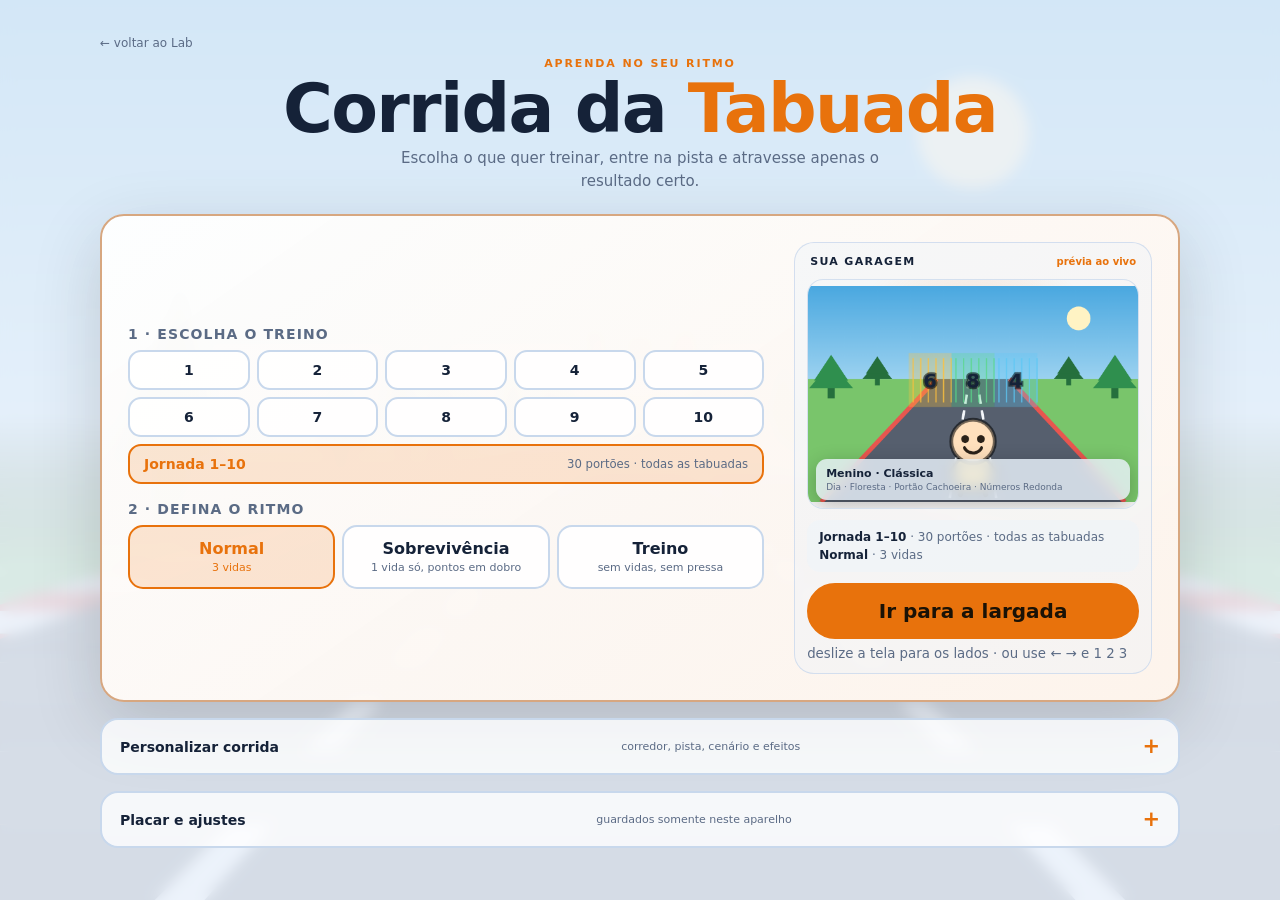
<file: lab/tabuada/index.html>
<!DOCTYPE html>
<html lang="pt-BR">
<head>
<meta charset="utf-8">
<meta name="viewport" content="width=device-width, initial-scale=1, viewport-fit=cover">
<title>Corrida da Tabuada · Apps de Kauê Prata</title>
<meta name="description" content="Jogo de corrida para praticar a tabuada de multiplicação no navegador.">
<meta name="theme-color" content="#0e1726">
<link rel="canonical" href="https://lab.kaueprata.com/tabuada/">
<meta property="og:type" content="website">
<meta property="og:title" content="Corrida da Tabuada · Kauê Prata">
<meta property="og:description" content="Escolha uma tabuada, personalize a corrida e atravesse o portão certo.">
<meta property="og:url" content="https://lab.kaueprata.com/tabuada/">
<meta property="og:image" content="https://lab.kaueprata.com/assets/og-v2.jpg">
<meta name="twitter:card" content="summary_large_image">
<link rel="icon" href="/assets/favicon.svg" type="image/svg+xml">
<style>
  :root {
    --fundo: #0e1726; --painel: #162033; --painel-borda: #27324c;
    --tinta: #f3f6fb; --tinta-fraca: #93a0bb; --marca: #ffc23d;
    --bom: #35c46a; --ruim: #ff5d5d;
    --display: "Segoe UI Rounded", ui-rounded, "SF Pro Rounded", "Nunito", "Trebuchet MS", system-ui, sans-serif;
    --corpo: system-ui, -apple-system, "Segoe UI", sans-serif;
  }

  * { box-sizing: border-box; }
  html, body { height: 100%; margin: 0; }
  body {
    background: var(--fundo); color: var(--tinta); font-family: var(--corpo);
    overflow: hidden; -webkit-tap-highlight-color: transparent;
  }
  #palco { position: relative; width: 100%; height: 100%; touch-action: none; }
  #palco.em-jogo canvas#pista { cursor: grab; }
  #palco.arrastando canvas#pista { cursor: grabbing; }
  canvas#pista { display: block; width: 100%; height: 100%; }
  canvas#mundo3d { position: absolute; z-index: 1; inset: 0; display: block; width: 100%; height: 100%; pointer-events: none; }
  canvas#mundo3d[hidden] { display: none; }
  canvas#corredor3d { position: absolute; z-index: 2; inset: 0; display: block; width: 100%; height: 100%; pointer-events: none; }
  canvas#corredor3d[hidden] { display: none; }

  /* ============================================================ painel == */

  #painel {
    position: absolute; z-index: 4; left: 50%; top: clamp(10px, 2.2vw, 20px);
    transform: translateX(-50%); display: flex; align-items: stretch;
    width: min(calc(100% - 24px), 760px); min-height: 48px; padding: 5px 8px;
    border: 1px solid color-mix(in srgb, var(--painel-borda) 78%, transparent);
    border-radius: 18px; background: color-mix(in srgb, var(--painel) 88%, transparent);
    box-shadow: 0 12px 34px rgba(0,0,0,.26); backdrop-filter: blur(9px);
    pointer-events: none; opacity: 0; transition: opacity .25s;
  }
  #painel.ativo { opacity: 1; }
  #painel[hidden], #cockpit-hud[hidden], #canto[hidden], #pergunta-fixa[hidden] { display: none; }

  .ficha {
    position: relative; display: grid; align-content: center; justify-items: start;
    flex: 1 1 0; min-width: 0; gap: 3px; padding: 5px clamp(9px, 2vw, 17px);
    font-family: var(--display); line-height: 1;
  }
  .ficha + .ficha::before {
    content: ""; position: absolute; left: 0; top: 8px; bottom: 8px; width: 1px;
    background: color-mix(in srgb, var(--painel-borda) 70%, transparent);
  }
  .ficha .rotulo {
    color: var(--tinta-fraca); font-family: var(--corpo);
    font-size: clamp(9px, 1.15vw, 11px); letter-spacing: .1em; text-transform: uppercase;
  }
  .ficha .valor { font-weight: 700; font-variant-numeric: tabular-nums; font-size: clamp(15px, 2vw, 19px); }
  #f-tabuada .valor { color: var(--marca); }
  #f-seq.quente { background: color-mix(in srgb, var(--marca) 10%, transparent); border-radius: 11px; }
  #f-seq.quente .valor { color: var(--marca); }

  #f-boost { color: var(--marca); }
  #f-boost[hidden] { display: none; }

  /* Instrumentos de corrida: velocidade e vidas ficam perto do carro, no
     canto inferior esquerdo, em vez de disputarem atenção com o progresso. */
  #cockpit-hud {
    --vel-giro: -160deg; --vel-cor: var(--marca); position: absolute; z-index: 4;
    left: clamp(10px, 2.4vw, 22px); bottom: max(clamp(10px, 2.4vw, 22px), env(safe-area-inset-bottom));
    display: flex; align-items: flex-end; gap: 10px; opacity: 0; pointer-events: none;
    transition: opacity .25s;
  }
  #cockpit-hud.ativo { opacity: 1; }
  #f-vel {
    position: relative; width: 154px; height: 126px; overflow: hidden;
    border: 1px solid color-mix(in srgb, var(--painel-borda) 82%, white 8%);
    border-radius: 86px 86px 24px 24px;
    background:
      radial-gradient(circle at 50% 53%, color-mix(in srgb, var(--painel) 94%, #000 6%) 0 49%, transparent 50%),
      linear-gradient(145deg, color-mix(in srgb, var(--painel) 96%, white 4%), color-mix(in srgb, var(--painel) 82%, #000 18%));
    box-shadow: 0 14px 38px rgba(0,0,0,.38), inset 0 0 0 5px rgba(0,0,0,.13), inset 0 1px 0 rgba(255,255,255,.08);
    backdrop-filter: blur(10px); transition: border-color .2s, box-shadow .2s;
  }
  #f-vel.acelerando { border-color: color-mix(in srgb, var(--vel-cor) 70%, white 12%); box-shadow: 0 14px 38px rgba(0,0,0,.38), 0 0 24px color-mix(in srgb, var(--vel-cor) 28%, transparent), inset 0 0 0 5px rgba(0,0,0,.13); }
  .vel-arco {
    position: absolute; width: 122px; height: 122px; left: 15px; top: 11px; border-radius: 50%;
    background:
      conic-gradient(from 218deg, var(--vel-cor) 0 7deg, transparent 7deg 20deg, var(--tinta-fraca) 20deg 24deg, transparent 24deg 43deg, var(--tinta-fraca) 43deg 47deg, transparent 47deg 66deg, var(--tinta-fraca) 66deg 70deg, transparent 70deg 89deg, var(--tinta-fraca) 89deg 93deg, transparent 93deg 112deg, var(--tinta-fraca) 112deg 116deg, transparent 116deg 135deg, #ffb52e 135deg 140deg, transparent 140deg 158deg, var(--ruim) 158deg 166deg, transparent 166deg 360deg);
    opacity: .9; filter: drop-shadow(0 0 5px color-mix(in srgb, var(--vel-cor) 25%, transparent));
  }
  .vel-arco::after { content: ""; position: absolute; inset: 9px; border-radius: 50%; background: color-mix(in srgb, var(--painel) 97%, transparent); box-shadow: inset 0 3px 12px rgba(0,0,0,.28); }
  .vel-rotulo { position: absolute; z-index: 3; top: 25px; left: 0; right: 0; text-align: center; color: var(--tinta-fraca); font-size: 7px; font-weight: 800; letter-spacing: .18em; text-transform: uppercase; }
  .vel-num { position: absolute; z-index: 3; color: color-mix(in srgb, var(--tinta-fraca) 90%, transparent); font: 700 8px var(--corpo); font-variant-numeric: tabular-nums; }
  .vel-num.zero { left: 26px; top: 74px; }
  .vel-num.oitenta { left: 70px; top: 37px; }
  .vel-num.cento-sessenta { right: 19px; top: 74px; color: color-mix(in srgb, var(--ruim) 78%, var(--tinta)); }
  #ponteiro-vel {
    position: absolute; z-index: 4; left: 76px; bottom: 34px; width: 48px; height: 3px;
    border-radius: 99px; background: linear-gradient(90deg, var(--vel-cor), #fff4c2); box-shadow: 0 0 10px color-mix(in srgb, var(--vel-cor) 78%, transparent);
    transform-origin: 1px 50%; transform: rotate(var(--vel-giro));
  }
  #ponteiro-vel::after { content: ""; position: absolute; left: -6px; top: -6px; width: 15px; height: 15px; border: 3px solid var(--vel-cor); border-radius: 50%; background: var(--painel); box-shadow: 0 0 0 3px rgba(0,0,0,.2); }
  .vel-leitura { position: absolute; z-index: 5; left: 0; right: 0; bottom: 6px; display: flex; align-items: baseline; justify-content: center; gap: 4px; font-family: var(--display); }
  .vel-leitura .valor { min-width: 34px; text-align: right; font-size: 24px; font-weight: 850; line-height: 1; font-variant-numeric: tabular-nums; text-shadow: 0 2px 8px rgba(0,0,0,.45); }
  .vel-leitura small { color: var(--tinta-fraca); font-size: 7px; letter-spacing: .1em; text-transform: uppercase; }

  #f-vidas {
    display: grid; gap: 6px; min-width: 112px; padding: 10px 13px 11px;
    border: 1px solid color-mix(in srgb, var(--painel-borda) 85%, transparent); border-radius: 17px;
    background: color-mix(in srgb, var(--painel) 91%, transparent); box-shadow: 0 12px 32px rgba(0,0,0,.3); backdrop-filter: blur(8px);
  }
  #f-vidas .rotulo { color: var(--tinta-fraca); font-size: 9px; letter-spacing: .12em; text-transform: uppercase; }
  #vidas { display: flex; gap: 6px; }
  #vidas .cor {
    font-size: clamp(20px, 3vw, 27px); line-height: 1; color: var(--ruim);
    filter: drop-shadow(0 2px 3px rgba(0,0,0,.4));
    transition: transform .18s, opacity .18s, filter .18s;
  }
  #vidas .cor.gasta { opacity: .2; color: var(--tinta-fraca); transform: scale(.72); filter: none; }
  #vidas .cor.quebrando { animation: quebrar .75s ease-out forwards; }
  @keyframes quebrar {
    0%   { transform: scale(1)   rotate(0);     opacity: 1; }
    18%  { transform: scale(1.9) rotate(-12deg); opacity: 1; }
    42%  { transform: scale(1.5) rotate(14deg);  opacity: 1; }
    100% { transform: scale(.72) rotate(0) translateY(9px); opacity: .2; }
  }
  #f-vidas.infinito .rotulo { color: var(--marca); }

  /* Clarão vermelho ao perder vida. */
  #dano {
    position: absolute; inset: 0; pointer-events: none; opacity: 0;
    background: radial-gradient(ellipse at center, transparent 34%, color-mix(in srgb, var(--ruim) 82%, transparent) 100%);
  }
  #dano.bate { animation: bater .62s ease-out; }
  @keyframes bater { 0% { opacity: 0; } 12% { opacity: 1; } 100% { opacity: 0; } }

  /* ============================================================ botões == */

  button {
    pointer-events: auto; font-family: var(--display); font-weight: 600; color: var(--tinta);
    background: color-mix(in srgb, var(--painel) 92%, transparent);
    border: 2px solid var(--painel-borda); border-radius: 999px;
    padding: 8px 16px; font-size: clamp(12px, 1.6vw, 14px); cursor: pointer;
    transition: border-color .15s, color .15s, background .15s, transform .1s;
  }
  button:hover { border-color: var(--marca); color: var(--marca); }
  button:active { transform: translateY(1px); }
  button:focus-visible { outline: 3px solid var(--marca); outline-offset: 3px; }
  button[aria-pressed="true"] {
    border-color: var(--marca); color: var(--marca);
    background: color-mix(in srgb, var(--marca) 16%, transparent);
  }
  .principal {
    background: var(--marca); border-color: var(--marca); color: #1a1206;
    font-size: clamp(16px, 2.5vw, 20px); font-weight: 700; padding: 14px 36px;
  }
  .principal:hover { background: var(--tinta); border-color: var(--tinta); color: var(--fundo); }
  .principal[aria-pressed="true"] { background: var(--marca); color: #1a1206; }
  .fantasma { background: transparent; }

  /* =========================================================== telas ==== */

  .tela {
    position: absolute; inset: 0; display: grid; align-content: start; justify-items: center;
    gap: clamp(12px, 2vh, 20px); padding: clamp(16px, 3.5vw, 34px) clamp(14px, 4vw, 34px) 60px;
    text-align: center; overflow-y: auto; overflow-x: hidden;
    background: color-mix(in srgb, var(--fundo) 86%, transparent); backdrop-filter: blur(7px);
  }
  .tela[hidden] { display: none; }

  .menu-shell { display: grid; gap: 16px; width: min(100%, 1080px); margin-inline: auto; }
  .menu-top { display: grid; justify-items: center; gap: 7px; padding: 2px 0 6px; }
  .menu-topline { display: flex; align-items: center; justify-content: space-between; width: 100%; gap: 12px; }
  .voltar-lab { color: var(--tinta-fraca); font-size: 12px; text-decoration: none; }
  .voltar-lab:hover { color: var(--marca); }
  .eyebrow { margin: 0; color: var(--marca); font: 700 11px var(--display); letter-spacing: .17em; text-transform: uppercase; }
  .menu-intro { margin: 0; max-width: 52ch; color: var(--tinta-fraca); line-height: 1.5; font-size: clamp(13px, 1.7vw, 15px); }

  h1 {
    margin: 0; font-family: var(--display); font-weight: 700;
    font-size: clamp(32px, 7.5vw, 68px); line-height: .93; letter-spacing: -.025em; text-wrap: balance;
  }
  h1 em { font-style: normal; color: var(--marca); }
  h2 { margin: 0; font-family: var(--display); font-weight: 700; font-size: clamp(24px, 5vw, 40px); line-height: 1; }

  .legenda { margin: 0; max-width: 46ch; font-size: clamp(13px, 1.9vw, 16px); line-height: 1.5; color: var(--tinta-fraca); text-wrap: pretty; }

  kbd {
    display: inline-block; min-width: 1.8em; padding: 2px 7px;
    border: 2px solid var(--painel-borda); border-bottom-width: 4px; border-radius: 7px;
    font-family: var(--display); font-weight: 700; color: var(--tinta);
  }

  .cartao {
    width: min(100%, 1080px); padding: clamp(14px, 2.6vw, 20px);
    border: 2px solid var(--painel-borda); border-radius: 18px;
    background: color-mix(in srgb, var(--painel) 80%, transparent); text-align: left;
  }
  .cartao h3 {
    margin: 0 0 9px; font-family: var(--display); font-size: clamp(12px, 1.7vw, 14px);
    letter-spacing: .07em; text-transform: uppercase; color: var(--tinta-fraca);
  }
  .cartao .aviso { margin: -5px 0 10px; font-size: clamp(10.5px, 1.4vw, 12px); color: var(--tinta-fraca); line-height: 1.45; }

  .linha { display: flex; flex-wrap: wrap; gap: 6px; align-items: center; }
  .linha + .rot { margin-top: 12px; }
  .rot {
    width: 100%; font-family: var(--corpo); font-size: 10.5px; letter-spacing: .12em;
    text-transform: uppercase; color: var(--tinta-fraca); margin-bottom: 5px;
  }

  .setup-card {
    display: grid; gap: 18px; width: 100%; padding: clamp(16px, 3vw, 26px);
    border: 2px solid color-mix(in srgb, var(--marca) 48%, var(--painel-borda)); border-radius: 24px;
    background: linear-gradient(145deg, color-mix(in srgb, var(--painel) 92%, transparent), color-mix(in srgb, var(--marca) 8%, var(--painel)));
    box-shadow: 0 22px 70px rgba(0,0,0,.16); text-align: left;
  }
  .setup-layout { display: grid; grid-template-columns: minmax(0, 1.28fr) minmax(310px, .72fr); gap: clamp(18px, 3vw, 30px); align-items: stretch; }
  .setup-config { display: grid; align-content: center; gap: 18px; min-width: 0; }
  .setup-grid { display: grid; grid-template-columns: 1fr; gap: 18px; }
  .setup-bloco { min-width: 0; }
  .setup-bloco h2 { margin-bottom: 9px; font-size: 14px; letter-spacing: .08em; text-transform: uppercase; color: var(--tinta-fraca); }
  .niveis { display: grid; grid-template-columns: repeat(5, minmax(0, 1fr)); gap: 7px; }
  .niveis button { padding: 10px 7px; border-radius: 13px; }
  .niveis .jornada { grid-column: 1 / -1; display: flex; justify-content: space-between; align-items: center; text-align: left; padding-inline: 14px; }
  .niveis .jornada small { color: var(--tinta-fraca); font-weight: 500; }

  /* Modos: escolhas curtas, sem transformar a abertura num painel de controle. */
  #modos { display: grid; grid-template-columns: repeat(3,minmax(0,1fr)); gap: 7px; width: 100%; }
  #modos button { display: grid; gap: 3px; padding: 12px 10px; border-radius: 15px; text-align: center; }
  #modos .mt { font-size: clamp(14px, 2vw, 16px); font-weight: 700; }
  #modos .md { font-size: 11px; font-weight: 500; color: var(--tinta-fraca); line-height: 1.3; }
  #modos button[aria-pressed="true"] .md { color: inherit; }

  .resumo-partida {
    display: grid; gap: 4px; padding: 10px 12px; border-radius: 13px;
    background: color-mix(in srgb, var(--fundo) 42%, transparent); color: var(--tinta-fraca); font-size: 12px;
  }
  .resumo-partida strong { color: var(--tinta); }
  .menu-actions { display: grid; justify-items: stretch; gap: 7px; }
  .menu-actions .principal { width: 100%; }
  .menu-actions small { color: var(--tinta-fraca); }

  .largada-card { display: grid; align-content: start; gap: 11px; min-width: 0; padding: 12px; border: 1px solid color-mix(in srgb, var(--painel-borda) 78%, transparent); border-radius: 20px; background: color-mix(in srgb, var(--fundo) 40%, transparent); }
  .largada-topo { display: flex; justify-content: space-between; align-items: center; gap: 8px; padding: 0 3px; }
  .largada-topo strong { font: 800 11px var(--display); letter-spacing: .12em; text-transform: uppercase; }
  .largada-topo span { color: var(--marca); font: 700 10px var(--display); }

  details.cartao { padding: 0; }
  details.cartao > summary {
    display: flex; justify-content: space-between; align-items: center; gap: 16px; padding: 16px 18px;
    cursor: pointer; list-style: none; font: 700 14px var(--display);
  }
  details.cartao > summary::-webkit-details-marker { display: none; }
  details.cartao > summary::after { content: "+"; color: var(--marca); font-size: 21px; line-height: 1; }
  details.cartao[open] > summary::after { content: "−"; }
  details.cartao > summary span { color: var(--tinta-fraca); font: 500 11px var(--corpo); }
  .detalhe-corpo { padding: 0 18px 18px; border-top: 1px solid var(--painel-borda); }
  .custom-grid { display: grid; grid-template-columns: minmax(270px,.78fr) minmax(0,1.22fr); gap: 20px; padding-top: 16px; }
  #previa {
    position: relative; display: grid; place-items: center; min-height: 230px; overflow: hidden; border: 1px solid color-mix(in srgb, var(--painel-borda) 75%, transparent); border-radius: 16px;
    background: radial-gradient(circle at 50% 40%, color-mix(in srgb, var(--marca) 20%, transparent), transparent 62%);
  }
  canvas#preview { display: block; width: 100%; height: auto; aspect-ratio: 1.53; }
  .preview-legenda { position: absolute; inset: auto 8px 8px; display: grid; gap: 2px; padding: 8px 10px; border-radius: 11px; background: color-mix(in srgb, var(--fundo) 82%, transparent); box-shadow: 0 5px 20px rgba(0,0,0,.24); backdrop-filter: blur(7px); pointer-events: none; }
  .preview-legenda strong { font: 800 11px var(--display); color: var(--tinta); }
  .preview-legenda span { overflow: hidden; color: var(--tinta-fraca); font-size: 9px; text-overflow: ellipsis; white-space: nowrap; }
  .previa-custom { position: sticky; top: 12px; align-self: start; overflow: hidden; border: 1px solid color-mix(in srgb, var(--painel-borda) 75%, transparent); border-radius: 16px; background: color-mix(in srgb, var(--fundo) 46%, transparent); }
  .previa-custom header { display: flex; justify-content: space-between; gap: 8px; padding: 10px 12px; border-bottom: 1px solid var(--painel-borda); }
  .previa-custom strong { font: 800 11px var(--display); text-transform: uppercase; letter-spacing: .08em; }
  .previa-custom span { color: var(--tinta-fraca); font-size: 9px; }
  canvas#preview-custom { display: block; width: 100%; height: auto; }
  .opcoes-visuais { min-width: 0; }
  .opcoes-visuais .linha { display: grid; grid-template-columns: repeat(auto-fill,minmax(132px,1fr)); gap: 7px; }
  .opcoes-visuais .linha button { position: relative; display: grid; grid-template-columns: 42px minmax(0,1fr); align-items: center; gap: 9px; min-height: 52px; padding: 5px 10px 5px 6px; border-radius: 14px; text-align: left; }
  .skin-mini { position: relative; display: grid; place-items: center; width: 40px; height: 38px; overflow: hidden; border: 1px solid color-mix(in srgb, var(--painel-borda) 80%, transparent); border-radius: 10px; background: color-mix(in srgb, var(--fundo) 46%, transparent); color: var(--mini-cor,var(--marca)); font-size: 18px; }
  .skin-nome { min-width: 0; overflow: hidden; text-overflow: ellipsis; white-space: nowrap; }
  [data-grupo="skins-pista"] .skin-mini::before { content:""; position:absolute; inset: 7px 9px -7px; clip-path: polygon(37% 0,63% 0,100% 100%,0 100%); background: var(--mini-a,#454d60); border-inline: 2px solid var(--mini-b,#fff); }
  [data-grupo="skins-portal"] .skin-mini::before { content:""; position:absolute; inset: 7px 8px 5px; border: 3px solid currentColor; border-bottom-width: 1px; border-radius: 6px 6px 2px 2px; box-shadow: inset 0 0 9px currentColor; }
  [data-grupo="skins-tema"] .skin-mini { background: linear-gradient(145deg,var(--mini-a),var(--mini-b)); }
  [data-grupo="skins-cenario"] .skin-mini { font-size: 21px; }
  [data-grupo="skins-corredor"] .skin-mini { font: 900 14px var(--display); }
  .config-grid { display: grid; grid-template-columns: minmax(0, 1fr) minmax(220px, .7fr); gap: 20px; padding-top: 16px; }
  .ajustes { align-content: start; }

  ol.placar { margin: 0; padding: 0; list-style: none; display: grid; gap: 5px; }
  ol.placar li {
    display: grid; grid-template-columns: 1.9em 1fr auto auto; align-items: baseline; gap: 9px;
    padding: 7px 10px; border-radius: 11px;
    background: color-mix(in srgb, var(--fundo) 45%, transparent);
    font-family: var(--display); font-size: clamp(13px, 1.8vw, 15px);
  }
  ol.placar li.destaque { background: color-mix(in srgb, var(--marca) 22%, transparent); border: 2px solid var(--marca); padding: 5px 8px; }
  ol.placar .pos { color: var(--tinta-fraca); font-variant-numeric: tabular-nums; }
  ol.placar .nome { overflow: hidden; text-overflow: ellipsis; white-space: nowrap; }
  ol.placar .modo { font-size: .78em; color: var(--tinta-fraca); }
  ol.placar .pts { font-weight: 700; font-variant-numeric: tabular-nums; color: var(--marca); }
  ol.placar .vazio { grid-column: 1 / -1; color: var(--tinta-fraca); font-family: var(--corpo); font-size: 13px; }

  .numeros { display: grid; grid-template-columns: repeat(3, minmax(0, 1fr)); gap: 9px; width: 100%; }
  .numeros div { padding: 11px 8px; border: 2px solid var(--painel-borda); border-radius: 14px; background: color-mix(in srgb, var(--painel) 70%, transparent); }
  .numeros .n { display: block; font-family: var(--display); font-weight: 700; font-size: clamp(21px, 4.4vw, 31px); line-height: 1.05; font-variant-numeric: tabular-nums; }
  .numeros .r { display: block; margin-top: 3px; font-size: clamp(9.5px, 1.35vw, 11px); letter-spacing: .08em; text-transform: uppercase; color: var(--tinta-fraca); }

  #recorde { display: grid; gap: 9px; align-content: center; justify-items: start; min-height: 100%; padding: 18px; border: 1px solid color-mix(in srgb, var(--marca) 65%, var(--painel-borda)); border-radius: 18px; background: color-mix(in srgb, var(--marca) 11%, var(--painel)); }
  #recorde[hidden] { display: none; }
  #recorde p { margin: 0; font-family: var(--display); font-weight: 800; font-size: clamp(14px, 2.2vw, 17px); }
  #recorde input { width: 100%; }

  input[type="text"] {
    width: min(72vw, 240px); padding: 10px 15px; border: 2px solid var(--painel-borda);
    border-radius: 999px; background: var(--fundo); color: var(--tinta);
    font-family: var(--display); font-size: clamp(14px, 2vw, 16px); font-weight: 600; text-align: center;
  }
  input[type="text"]:focus-visible { outline: 3px solid var(--marca); outline-offset: 2px; border-color: var(--marca); }

  #frase { margin: 0; font-family: var(--display); font-size: clamp(13px, 1.9vw, 16px); color: var(--marca); font-style: italic; }
  #resumo-erros { min-height: 100%; padding: 18px; border: 1px solid var(--painel-borda); border-radius: 18px; background: color-mix(in srgb, var(--fundo) 42%, transparent); text-align: left; }
  #resumo-erros h3 { margin: 0 0 8px; font: 700 13px var(--display); color: var(--tinta-fraca); text-transform: uppercase; letter-spacing: .08em; }
  #lista-erros { display: flex; flex-wrap: wrap; gap: 6px; margin: 0; padding: 0; list-style: none; }
  #lista-erros li { padding: 7px 10px; border: 1px solid var(--painel-borda); border-radius: 999px; font: 700 13px var(--display); }
  #recompensa { margin: 0; color: var(--marca); font: 700 14px var(--display); }

  /* ===================================================== chegada final == */
  #fim { z-index: 8; align-content: center; background: radial-gradient(circle at 50% 12%, color-mix(in srgb, var(--marca) 12%, transparent), transparent 42%), color-mix(in srgb, var(--fundo) 88%, transparent); }
  .resultado-shell {
    position: relative; display: grid; gap: clamp(14px, 2.2vw, 20px); width: min(100%, 900px);
    padding: clamp(22px, 4vw, 38px); overflow: hidden; border: 1px solid color-mix(in srgb, var(--painel-borda) 80%, transparent);
    border-radius: 30px; background: linear-gradient(145deg, color-mix(in srgb, var(--painel) 96%, transparent), color-mix(in srgb, var(--fundo) 94%, transparent));
    box-shadow: 0 30px 90px rgba(0,0,0,.46), inset 0 1px rgba(255,255,255,.04); text-align: left;
  }
  .faixa-xadrez { position: absolute; inset: 0 0 auto; height: 9px; background: conic-gradient(from 90deg, var(--marca) 0 25%, transparent 0 50%, var(--marca) 0 75%, transparent 0) 0 0/18px 18px; }
  .resultado-cabecalho { display: grid; grid-template-columns: auto 1fr; align-items: center; gap: 16px; padding-top: 4px; }
  .resultado-selo { display: grid; place-items: center; width: clamp(58px, 8vw, 78px); aspect-ratio: 1; border: 2px solid var(--marca); border-radius: 22px 8px 22px 8px; background: color-mix(in srgb, var(--marca) 13%, var(--fundo)); color: var(--marca); font: 900 clamp(24px, 4vw, 38px)/1 var(--display); transform: rotate(-3deg); }
  .resultado-cabecalho h2 { font-size: clamp(27px, 5vw, 48px); }
  .resultado-cabecalho #frase { margin-top: 6px; }
  .resultado-painel { display: grid; grid-template-columns: minmax(210px,.72fr) minmax(0,1.28fr); gap: 14px; }
  .volta-final { display: grid; align-content: center; min-height: 178px; padding: 20px; border-radius: 22px; color: #171006; background: linear-gradient(145deg, var(--marca), color-mix(in srgb, var(--marca) 74%, #ff7a00)); box-shadow: inset 0 1px rgba(255,255,255,.35); }
  .volta-final .r { font: 800 10px var(--display); letter-spacing: .16em; text-transform: uppercase; opacity: .68; }
  .volta-final .n { font: 900 clamp(48px, 9vw, 82px)/.92 var(--display); letter-spacing: -.05em; font-variant-numeric: tabular-nums; }
  .volta-final #recompensa { margin-top: 10px; color: inherit; font-size: 12px; opacity: .76; }
  .telemetria-final { display: grid; align-content: space-between; gap: 12px; padding: 16px; border: 1px solid var(--painel-borda); border-radius: 22px; background: color-mix(in srgb, var(--fundo) 42%, transparent); }
  .telemetria-final .numeros div { padding: 14px 9px; }
  .telemetria-final #fim-detalhe { margin: 0; max-width: none; }
  .resultado-secundario { display: grid; grid-template-columns: repeat(2,minmax(0,1fr)); gap: 14px; }
  .resultado-secundario:has(#resumo-erros[hidden]):has(#recorde[hidden]) { display: none; }
  .resultado-acoes { display: flex; justify-content: flex-end; gap: 8px; flex-wrap: wrap; padding-top: 2px; }
  .resultado-acoes .principal { display: inline-flex; align-items: center; gap: 9px; }
  .resultado-acoes .principal::before { content: ""; width: 18px; height: 18px; background: conic-gradient(from 90deg,#171006 0 25%,transparent 0 50%,#171006 0 75%,transparent 0) 0 0/9px 9px; }

  /* ---------------------------------------------------------- flash ---- */

  #flash {
    --flash-cor: var(--marca); position: absolute; z-index: 5; left: 50%; top: clamp(82px, 13vh, 126px);
    transform: translate(-50%, -14px) scale(.88) rotate(-1deg);
    display: grid; grid-template-columns: auto 1fr; align-items: center; gap: clamp(12px, 2vw, 20px);
    width: min(88vw, 540px); padding: 13px clamp(22px, 4vw, 38px) 14px clamp(15px, 3vw, 24px);
    border: 2px solid var(--flash-cor); color: var(--flash-cor);
    background: linear-gradient(112deg, color-mix(in srgb, var(--flash-cor) 20%, var(--painel)) 0 19%, color-mix(in srgb, var(--painel) 96%, transparent) 19% 100%);
    box-shadow: 9px 9px 0 color-mix(in srgb, var(--flash-cor) 32%, transparent), 0 20px 54px rgba(0,0,0,.5);
    clip-path: polygon(3% 0, 100% 0, 97% 100%, 0 100%); pointer-events: none; opacity: 0;
    transition: opacity .18s ease-out, transform .18s cubic-bezier(.2,.8,.2,1); text-align: left;
  }
  #flash[data-tipo="acerto"] { --flash-cor: var(--bom); }
  #flash[data-tipo="erro"] { --flash-cor: var(--ruim); }
  #flash[data-tipo="escudo"] { --flash-cor: var(--marca); }
  #flash.visivel { opacity: 1; transform: translate(-50%, 0) scale(1) rotate(0); }
  #flash[data-tipo="erro"].visivel { animation: flash-erro .32s ease-out; }
  @keyframes flash-erro { 25% { transform: translate(calc(-50% - 8px), 0); } 55% { transform: translate(calc(-50% + 6px), 0); } }
  .flash-sinal {
    display: grid; place-items: center; width: clamp(54px, 9vw, 74px); aspect-ratio: 1;
    border: 3px solid currentColor; border-radius: 16px 7px 16px 7px;
    background: color-mix(in srgb, var(--flash-cor) 14%, var(--fundo));
    font: 900 clamp(28px, 5vw, 44px)/1 var(--display); transform: rotate(-4deg);
  }
  .flash-copy { min-width: 0; }
  .flash-titulo { display: block; margin-bottom: 3px; color: var(--flash-cor); font: 900 10px/1 var(--display); letter-spacing: .2em; text-transform: uppercase; }
  #flash .conta { color: var(--tinta); font-family: var(--display); font-weight: 800; font-size: clamp(25px, 5.5vw, 50px); line-height: 1; }
  #flash .nota { margin-top: 4px; font-family: var(--display); font-weight: 600; font-size: clamp(12px, 1.8vw, 16px); color: var(--tinta-fraca); }

  /* A roleta tem seu próprio aviso compacto. Ela não disputa espaço com o
     feedback pedagógico nem esconde a conta que continua em andamento. */
  #power-toast {
    --power-cor: #58e6ff; position: absolute; z-index: 5; left: 50%; top: clamp(210px, 30vh, 236px);
    transform: translate(-50%, -8px) scale(.94); display: grid; grid-template-columns: 40px 1fr;
    align-items: center; gap: 9px; width: min(310px, calc(100% - 28px)); padding: 7px 12px 7px 8px;
    border: 1px solid color-mix(in srgb, var(--power-cor) 72%, transparent); border-radius: 15px;
    background: color-mix(in srgb, var(--painel) 92%, transparent); color: var(--power-cor);
    box-shadow: 0 10px 30px rgba(0,0,0,.3), inset 0 0 20px color-mix(in srgb, var(--power-cor) 8%, transparent);
    backdrop-filter: blur(8px); pointer-events: none; opacity: 0;
    transition: opacity .14s ease, transform .2s cubic-bezier(.2,.8,.2,1);
  }
  #power-toast.visivel { opacity: 1; transform: translate(-50%, 0) scale(1); }
  #power-toast.resolvido { animation: power-resolvido .42s ease-out; }
  @keyframes power-resolvido { 35% { transform: translate(-50%, 0) scale(1.06); } }
  .power-icone {
    display: grid; place-items: center; width: 40px; aspect-ratio: 1; border-radius: 12px;
    border: 1px solid currentColor; background: color-mix(in srgb, var(--power-cor) 14%, var(--fundo));
    font: 900 22px/1 var(--display);
  }
  .power-copy { min-width: 0; display: grid; gap: 1px; }
  .power-copy small { color: var(--tinta-fraca); font: 700 8px/1 var(--display); letter-spacing: .14em; text-transform: uppercase; }
  .power-copy strong { overflow: hidden; color: var(--tinta); font: 800 16px/1.1 var(--display); text-overflow: ellipsis; white-space: nowrap; }
  .power-copy span { overflow: hidden; color: var(--tinta-fraca); font: 600 10px/1.2 var(--display); text-overflow: ellipsis; white-space: nowrap; }

  #pickup-fx { position: absolute; z-index: 4; left: 50%; top: 68%; width: 1px; height: 1px; pointer-events: none; }
  #pickup-fx::before {
    content: ""; position: absolute; inset: -16px; border: 3px solid #58e6ff; border-radius: 50%;
    opacity: 0; box-shadow: 0 0 20px #58e6ff;
  }
  #pickup-fx i { position: absolute; width: 7px; height: 7px; border-radius: 2px; background: var(--cor); opacity: 0; }
  #pickup-fx.ativo::before { animation: coleta-anel .62s ease-out; }
  #pickup-fx.ativo i { animation: coleta-faisca .68s cubic-bezier(.12,.68,.22,1) var(--atraso) both; }
  @keyframes coleta-anel {
    0% { opacity: .95; transform: scale(.35); }
    100% { opacity: 0; transform: scale(5.2, 2.4); }
  }
  @keyframes coleta-faisca {
    0% { opacity: 1; transform: translate(-50%,-50%) rotate(0) scale(.35); }
    55% { opacity: 1; }
    100% { opacity: 0; transform: translate(var(--dx),var(--dy)) rotate(var(--rot)) scale(.85); }
  }

  #pergunta-fixa {
    position: absolute; z-index: 3; left: 50%; top: clamp(82px, 13vh, 118px);
    transform: translateX(-50%); display: grid; justify-items: center; gap: 2px;
    padding: 8px 18px 9px; border: 2px solid color-mix(in srgb, var(--marca) 55%, transparent);
    border-radius: 999px; background: color-mix(in srgb, var(--fundo) 88%, transparent);
    box-shadow: 0 8px 28px rgba(0,0,0,.3); opacity: 0; pointer-events: none;
    transition: opacity .2s; font-family: var(--display); backdrop-filter: blur(5px);
  }
  #pergunta-fixa.ativo { opacity: 1; }
  #pergunta-fixa .conta-atual { color: var(--marca); font-weight: 800; font-size: clamp(20px, 4vw, 34px); line-height: 1; }
  #pergunta-fixa small { color: var(--tinta-fraca); font-size: 9px; letter-spacing: .11em; text-transform: uppercase; }

  .sr-only {
    position: absolute !important; width: 1px !important; height: 1px !important; padding: 0 !important;
    margin: -1px !important; overflow: hidden !important; clip: rect(0,0,0,0) !important;
    white-space: nowrap !important; border: 0 !important;
  }

  #pausa { align-content: center; background: color-mix(in srgb, var(--fundo) 88%, transparent); z-index: 8; }
  .pausa-card { display: grid; gap: 14px; justify-items: center; width: min(100%, 420px); padding: 28px; border: 2px solid var(--painel-borda); border-radius: 24px; background: var(--painel); }
  .pausa-card p { margin: 0; color: var(--tinta-fraca); }

  #canto {
    position: absolute; right: clamp(10px, 2.5vw, 22px); bottom: clamp(10px, 2.5vw, 22px);
    z-index: 6; display: flex; align-items: center; gap: 8px; opacity: 0; transition: opacity .25s;
  }
  #canto.ativo { opacity: 1; }
  #canto button { position: relative; display: grid; place-items: center; min-width: 42px; min-height: 42px; padding: 8px; border-radius: 14px; backdrop-filter: blur(8px); }
  #canto button svg { width: 19px; height: 19px; fill: none; stroke: currentColor; stroke-width: 1.9; stroke-linecap: round; stroke-linejoin: round; }
  #b-pausa { grid-template-columns: auto auto !important; gap: 7px; padding-inline: 13px !important; }
  .audio-dock { display: flex; flex-direction: row-reverse; align-items: center; gap: 6px; }
  .audio-opcoes { display: flex; gap: 6px; max-width: 0; opacity: 0; overflow: hidden; transform: translateX(8px); transition: max-width .22s ease, opacity .16s ease, transform .22s ease; }
  .audio-dock:hover .audio-opcoes, .audio-dock:focus-within .audio-opcoes, .audio-dock.aberto .audio-opcoes { max-width: 104px; opacity: 1; transform: translateX(0); }
  #b-audio { background: color-mix(in srgb, var(--painel) 91%, transparent); }
  #b-sfx-jogo[aria-pressed="false"], #b-mus-jogo[aria-pressed="false"] { color: var(--ruim); border-color: color-mix(in srgb, var(--ruim) 60%, var(--painel-borda)); }
  #b-sfx-jogo[aria-pressed="false"]::after, #b-mus-jogo[aria-pressed="false"]::after, #b-audio.mudo::after {
    content: ""; position: absolute; width: 22px; height: 2px; border-radius: 9px; background: currentColor; transform: rotate(-45deg); box-shadow: 0 0 0 2px color-mix(in srgb, var(--painel) 75%, transparent);
  }

  @media (max-width: 680px) {
    .tela { padding-inline: 14px; }
    .menu-shell { gap: 12px; }
    .menu-topline { align-items: flex-start; }
    .menu-top h1 { font-size: clamp(38px, 12vw, 54px); }
    .setup-layout, .setup-grid, .custom-grid, .config-grid { grid-template-columns: 1fr; }
    #modos { grid-template-columns: repeat(3, minmax(0, 1fr)); }
    #modos button { padding-inline: 5px; }
    #modos .md { font-size: 9.5px; }
    .niveis { grid-template-columns: repeat(5, 1fr); }
    #previa { min-height: 210px; }
    canvas#preview { width: 100%; height: auto; }
    .opcoes-visuais .linha { grid-template-columns: repeat(2,minmax(0,1fr)); }
    .previa-custom { position: relative; top: auto; }
    .resultado-shell { padding: 21px 14px 16px; border-radius: 22px; }
    #fim { align-content: start; }
    .resultado-cabecalho { grid-template-columns: auto 1fr; gap: 11px; }
    .resultado-selo { width: 52px; border-radius: 16px 7px; }
    .resultado-painel, .resultado-secundario { grid-template-columns: 1fr; }
    .volta-final { min-height: 132px; }
    .numeros { grid-template-columns: repeat(3, minmax(0, 1fr)); }
    .numeros div { padding-inline: 4px; }
    .numeros .n { font-size: 22px; }
    .numeros .r { font-size: 8px; letter-spacing: .04em; }
    .resultado-acoes { justify-content: stretch; }
    .resultado-acoes button { flex: 1 1 auto; }
    #painel { top: 8px; width: calc(100% - 16px); min-height: 43px; padding: 3px 5px; border-radius: 14px; }
    .ficha { padding: 4px 8px; }
    .ficha .rotulo { font-size: 7.5px; letter-spacing: .07em; }
    .ficha .valor { font-size: 14px; }
    #f-boost { flex: .62 1 0; }
    #f-boost .rotulo { display: none; }
    #pergunta-fixa { top: 66px; padding: 7px 14px; }
    #flash { top: 64px; width: calc(100% - 22px); }
    #power-toast { top: 218px; width: calc(100% - 30px); }
    #cockpit-hud { left: 8px; bottom: max(8px, env(safe-area-inset-bottom)); gap: 6px; }
    #f-vel { width: 118px; height: 94px; border-radius: 64px 64px 17px 17px; }
    .vel-arco { width: 92px; height: 92px; left: 12px; top: 8px; }
    .vel-rotulo { top: 19px; font-size: 6px; }
    .vel-num { font-size: 6px; }
    .vel-num.zero { left: 21px; top: 55px; }
    .vel-num.oitenta { left: 54px; top: 28px; }
    .vel-num.cento-sessenta { right: 14px; top: 55px; }
    #ponteiro-vel { left: 58px; bottom: 27px; width: 37px; }
    .vel-leitura { bottom: 3px; }
    .vel-leitura .valor { font-size: 18px; }
    #f-vidas { min-width: 82px; padding: 8px 9px 9px; }
    #vidas { gap: 3px; }
    #vidas .cor { font-size: 18px; }
    #canto { right: 8px; bottom: max(8px, env(safe-area-inset-bottom)); }
    #canto button { min-width: 40px; min-height: 40px; }
    #b-pausa span { display: none; }
    #b-pausa { grid-template-columns: 1fr !important; padding-inline: 8px !important; }
  }

  @media (prefers-reduced-motion: reduce) {
    *, *::before, *::after { animation-duration: .001ms !important; transition-duration: .001ms !important; }
  }
</style>
</head>
<body>

<div id="palco">
  <canvas id="pista"></canvas>
  <canvas id="mundo3d" aria-hidden="true" hidden></canvas>
  <canvas id="corredor3d" aria-hidden="true" hidden></canvas>
  <div id="dano"></div>

  <div id="painel" hidden>
    <div class="ficha" id="f-tabuada"><span class="rotulo">Tabuada</span><span class="valor" id="v-tabuada">2</span></div>
    <div class="ficha" id="f-pontos"><span class="rotulo">Pontos</span><span class="valor" id="v-pontos">0</span></div>
    <div class="ficha" id="f-seq"><span class="rotulo">Seguidas</span><span class="valor" id="v-seq">0</span></div>
    <div class="ficha" id="f-progresso"><span class="rotulo">Portão</span><span class="valor" id="v-progresso">1/30</span></div>
    <div class="ficha" id="f-boost" hidden><span class="rotulo" id="v-boost-r">Escudo</span><span class="valor" id="v-boost">•</span></div>
  </div>

  <div id="cockpit-hud" hidden>
    <div id="f-vel" role="meter" aria-label="Velocidade" aria-valuemin="0" aria-valuemax="160" aria-valuenow="90">
      <span class="vel-arco" aria-hidden="true"></span>
      <span class="vel-rotulo" aria-hidden="true">velocidade</span>
      <span class="vel-num zero" aria-hidden="true">0</span>
      <span class="vel-num oitenta" aria-hidden="true">80</span>
      <span class="vel-num cento-sessenta" aria-hidden="true">160</span>
      <i id="ponteiro-vel" aria-hidden="true"></i>
      <span class="vel-leitura"><span class="valor" id="v-vel">90</span><small>km/h</small></span>
    </div>
    <div id="f-vidas"><span class="rotulo">Integridade</span><span id="vidas"></span></div>
  </div>

  <div id="canto" hidden>
    <div class="audio-dock" id="audio-dock">
      <button id="b-audio" class="fantasma" type="button" aria-label="Abrir controles de áudio" aria-expanded="false">
        <svg viewBox="0 0 24 24" aria-hidden="true"><path d="M4 9h4l5-4v14l-5-4H4z"/><path d="M16 9.5c1.1 1.4 1.1 3.6 0 5"/><path d="M19 7c2.6 2.8 2.6 7.2 0 10"/></svg>
      </button>
      <div class="audio-opcoes">
        <button id="b-sfx-jogo" class="fantasma" type="button" aria-label="Desligar efeitos sonoros" aria-pressed="true">
          <svg viewBox="0 0 24 24" aria-hidden="true"><path d="M4 9h4l5-4v14l-5-4H4z"/><path d="M16 9.5c1.1 1.4 1.1 3.6 0 5"/></svg>
        </button>
        <button id="b-mus-jogo" class="fantasma" type="button" aria-label="Desligar música" aria-pressed="true">
          <svg viewBox="0 0 24 24" aria-hidden="true"><path d="M9 18V6l10-2v12"/><circle cx="6" cy="18" r="3"/><circle cx="16" cy="16" r="3"/></svg>
        </button>
      </div>
    </div>
    <button id="b-pausa" class="fantasma" type="button" aria-label="Pausar corrida">
      <svg viewBox="0 0 24 24" aria-hidden="true"><path d="M8 5v14M16 5v14"/></svg><span>Pausa</span>
    </button>
  </div>

  <div id="pergunta-fixa" aria-hidden="true" hidden>
    <small>Conta atual</small>
    <span class="conta-atual" id="conta-atual">1 × 1 = ?</span>
  </div>

  <div id="power-toast" aria-live="polite" aria-hidden="true">
    <div class="power-icone" id="power-icone" aria-hidden="true">?</div>
    <div class="power-copy">
      <small id="power-etapa">Cápsula surpresa</small>
      <strong id="power-nome">Sorteando…</strong>
      <span id="power-nota">Vantagem a caminho</span>
    </div>
  </div>
  <div id="pickup-fx" aria-hidden="true"></div>

  <div id="quiz-acessivel" class="sr-only" aria-live="polite" hidden>
    <p id="pergunta-acessivel"></p>
    <p id="item-acessivel"></p>
    <div id="respostas-acessiveis">
      <button type="button" data-faixa="0"></button>
      <button type="button" data-faixa="1"></button>
      <button type="button" data-faixa="2"></button>
    </div>
  </div>

  <div id="flash" aria-live="polite" aria-hidden="true" data-tipo="acerto">
    <div class="flash-sinal" id="flash-sinal" aria-hidden="true">✓</div>
    <div class="flash-copy">
      <span class="flash-titulo" id="flash-titulo">Acerto</span>
      <div class="conta" id="flash-conta"></div>
      <div class="nota" id="flash-nota"></div>
    </div>
  </div>

  <!-- ======================================================= menu ====== -->
  <div class="tela" id="menu">
    <div class="menu-shell">
      <header class="menu-top">
        <div class="menu-topline"><a class="voltar-lab" href="/pt/">← voltar ao Lab</a></div>
        <p class="eyebrow">Aprenda no seu ritmo</p>
        <h1>Corrida da <em>Tabuada</em></h1>
        <p class="menu-intro">Escolha o que quer treinar, entre na pista e atravesse apenas o resultado certo.</p>
      </header>

      <section class="setup-card" aria-labelledby="titulo-preparar">
        <h2 class="sr-only" id="titulo-preparar">Preparar corrida</h2>
        <div class="setup-layout">
          <div class="setup-config">
            <div class="setup-grid">
              <div class="setup-bloco">
                <h2>1 · Escolha o treino</h2>
                <div class="niveis" id="niveis"></div>
              </div>
              <div class="setup-bloco">
                <h2>2 · Defina o ritmo</h2>
                <div id="modos"></div>
              </div>
            </div>
          </div>
          <aside class="largada-card" aria-label="Prévia e largada">
            <div class="largada-topo"><strong>Sua garagem</strong><span>prévia ao vivo</span></div>
            <div id="previa">
              <canvas id="preview" width="520" height="340" aria-label="Prévia completa da corrida selecionada"></canvas>
              <div class="preview-legenda"><strong id="preview-titulo">Corrida personalizada</strong><span id="preview-detalhes"></span></div>
            </div>
            <div class="resumo-partida" id="resumo-partida"></div>
            <div class="menu-actions">
              <button id="b-jogar" class="principal" type="button">Ir para a largada</button>
              <small>deslize a tela para os lados · ou use ← → e 1 2 3</small>
            </div>
          </aside>
        </div>
      </section>

      <details class="cartao" id="personalizar">
        <summary>Personalizar corrida <span>corredor, pista, cenário e efeitos</span></summary>
        <div class="detalhe-corpo custom-grid">
          <div class="previa-custom">
            <header><strong>Resultado visual</strong><span>atualiza ao selecionar</span></header>
            <canvas id="preview-custom" width="520" height="340" aria-label="Prévia detalhada das skins selecionadas"></canvas>
          </div>
          <div class="opcoes-visuais">
            <div class="rot">Corredor</div><div class="linha" id="skins-corredor"></div>
            <div class="rot">Portões</div><div class="linha" id="skins-portal"></div>
            <div class="rot">Números</div><div class="linha" id="skins-fonte"></div>
            <div class="rot">Tema</div><div class="linha" id="skins-tema"></div>
            <div class="rot">Pista</div><div class="linha" id="skins-pista"></div>
            <div class="rot">Cenário</div><div class="linha" id="skins-cenario"></div>
          </div>
        </div>
      </details>

      <details class="cartao">
        <summary>Placar e ajustes <span>guardados somente neste aparelho</span></summary>
        <div class="detalhe-corpo config-grid">
          <div>
            <h3>Melhores corridas</h3>
            <p class="aviso">Este não é um placar da turma.</p>
            <ol class="placar" id="placar"></ol>
          </div>
          <div class="linha ajustes">
            <button id="b-daltonismo" type="button" aria-pressed="false">Modo daltonismo</button>
            <button id="b-sfx" type="button" aria-pressed="true">Efeitos</button>
            <button id="b-mus" type="button" aria-pressed="true">Música</button>
            <button id="b-limpar" class="fantasma" type="button">Apagar placar</button>
          </div>
        </div>
      </details>
    </div>
  </div>

  <div class="tela" id="pausa" hidden>
    <div class="pausa-card">
      <p class="eyebrow">Respira um pouco</p>
      <h2>Corrida pausada</h2>
      <p>Sua posição ficou guardada.</p>
      <button id="b-continuar" class="principal" type="button">Continuar</button>
      <button id="b-abandonar" class="fantasma" type="button">Encerrar e voltar ao menu</button>
    </div>
  </div>

  <!-- ======================================================== fim ====== -->
  <div class="tela" id="fim" hidden>
    <main class="resultado-shell">
      <div class="faixa-xadrez" aria-hidden="true"></div>
      <header class="resultado-cabecalho">
        <span class="resultado-selo" id="resultado-selo" aria-hidden="true">🏁</span>
        <div>
          <p class="eyebrow">Resultado oficial</p>
          <h2 id="fim-titulo">Fim de corrida</h2>
          <p id="frase"></p>
        </div>
      </header>

      <section class="resultado-painel" aria-label="Desempenho da corrida">
        <div class="volta-final" id="n-pontos">
          <span class="r">Pontuação final</span>
          <span class="n" id="v-fim-pontos">0</span>
          <p id="recompensa"></p>
        </div>
        <div class="telemetria-final">
          <div class="numeros">
            <div><span class="n" id="v-fim-acertos">0</span><span class="r">Acertos</span></div>
            <div><span class="n" id="v-fim-precisao">0%</span><span class="r">Precisão</span></div>
            <div><span class="n" id="v-fim-seq">0</span><span class="r">Melhor seq.</span></div>
          </div>
          <p class="legenda" id="fim-detalhe"></p>
        </div>
      </section>

      <section class="resultado-secundario">
        <div id="resumo-erros" hidden><h3>Pit stop de revisão</h3><ul id="lista-erros"></ul></div>
        <div id="recorde" hidden>
          <p>Novo tempo de referência</p>
          <span class="legenda">Assine sua volta para entrar no placar.</span>
          <input type="text" id="nome" maxlength="10" placeholder="Nome do piloto" autocomplete="off" />
          <button id="b-salvar" type="button">Registrar resultado</button>
        </div>
      </section>

      <footer class="resultado-acoes">
        <button id="b-menu" type="button">Garagem e níveis</button>
        <button id="b-denovo" class="principal" type="button">Nova corrida</button>
      </footer>
    </main>
  </div>
</div>

<script src="./game-core.js"></script>
<script>
(() => {
  "use strict";

  const Core = window.TabuadaCore;
  if (!Core) throw new Error("O núcleo da Corrida da Tabuada não foi carregado.");

  /* ==================================================================
     1. Regras — porte fiel da versão em Roblox.
     ================================================================== */

  const CFG = {
    TABUADA_INICIAL: 1, TABUADA_MAXIMA: 10, PORTOES_POR_TABUADA: Core.JOURNEY_GATES_PER_TABLE,
    PORTAS: 3, FATOR_MIN: Core.FACTOR_MIN, FATOR_MAX: Core.FACTOR_MAX,

    PISTA_MEIA: 2000, SEG: 200, SEGMENTOS_VISIVEIS: 240,
    ALTURA_CAMERA: 1000, PROF_CAMERA: 0.84, JOGADOR_A_FRENTE: 1100,
    VAO: 16000, PORTA_ALTURA: 2400, PORTAO_ESPESSURA: 700,
    CENARIO_PASSO: 800,          // em unidades de mundo, não de câmera

    VEL_BASE: 3600, VEL_GANHO: 0.025, VEL_TETO: 1.7,
    GATILHO_PORTAO: 220, PLACAR_TAM: 7,
    CHANCE_ITEM: 0.55,
  };

  const CHAVE = "tabuada.v4";
  const CHAVE_ANTIGA = "tabuada.v3";

  const tabuadaDo = (i) => Core.tableForGate(dados?.nivel || "jornada", i, CFG.PORTOES_POR_TABUADA);
  const totalPortoes = () => Core.totalGates(dados?.nivel || "jornada", CFG.PORTOES_POR_TABUADA);

  let banco = new Map();
  let baralhosFatores = new Map();
  function fatorDo(i) {
    const tabuada = tabuadaDo(i);
    if (!baralhosFatores.has(tabuada)) baralhosFatores.set(tabuada, Core.makeFactorDeck());
    const slot = Core.factorSlotForGate(dados.nivel, i, CFG.PORTOES_POR_TABUADA);
    return baralhosFatores.get(tabuada)[slot];
  }
  const perguntaDo = (i) => {
    if (!banco.has(i)) banco.set(i, Core.generateQuestion(tabuadaDo(i), fatorDo(i), CFG.PORTAS));
    return banco.get(i);
  };

  /* ==================================================================
     2. Modos
     ================================================================== */

  const MODOS = {
    normal:        { nome: "Normal",        vidas: 3,        multi: 1,   desc: "3 vidas" },
    sobrevivencia: { nome: "Sobrevivência", vidas: 1,        multi: 2,   desc: "1 vida só, pontos em dobro" },
    // Treino não é enfeite: é o modo em que dá pra errar sem custo e a
    // velocidade não sobe. É onde uma criança travada numa tabuada aprende.
    treino:        { nome: "Treino",        vidas: Infinity, multi: 0.5, desc: "sem vidas, sem pressa" },
  };

  const NIVEIS = {
    jornada: { nome: "Jornada 1–10", desc: "30 portões · todas as tabuadas" },
    ...Object.fromEntries(Array.from({ length: 10 }, (_, index) => {
      const valor = String(index + 1);
      return [valor, { nome: `Tabuada do ${valor}`, curto: valor, desc: "10 portões · fatores de 1 a 10" }];
    })),
  };

  /* ==================================================================
     3. Temas e paleta semântica
     ================================================================== */

  const TEMAS = {
    dia: {
      nome: "Dia",
      css: { fundo: "#eaf2fb", painel: "#ffffff", "painel-borda": "#c8d8ec", tinta: "#152238", "tinta-fraca": "#5b6b85", marca: "#e8720c" },
      ceuTopo: "#4aa8e0", ceuBaixo: "#bfe4f7", chao: ["#79c56b", "#6fbb61"],
      pista: ["#565f6e", "#5b6474"], faixa: "#f4f7fb", borda: ["#e8564f", "#f6f7f9"],
      cenario: "#2f8f4e", cenarioEsc: "#256f3d", neblina: "#bfe4f7", astro: "#fff3c4",
    },
    noite: {
      nome: "Noite",
      css: { fundo: "#0b1020", painel: "#141c31", "painel-borda": "#2a3550", tinta: "#eef3ff", "tinta-fraca": "#8d9bbd", marca: "#ffc23d" },
      ceuTopo: "#070b18", ceuBaixo: "#26315c", chao: ["#16233d", "#131f36"],
      pista: ["#2b3348", "#30384f"], faixa: "#e9eefb", borda: ["#ff5d8f", "#3a4666"],
      cenario: "#1d3358", cenarioEsc: "#152743", neblina: "#26315c", astro: "#f2f6ff", estrelas: true,
    },
    giz: {
      nome: "Giz",
      css: { fundo: "#262b33", painel: "#333945", "painel-borda": "#4a5364", tinta: "#f4f1e6", "tinta-fraca": "#a9a89f", marca: "#ffd265" },
      ceuTopo: "#1c2027", ceuBaixo: "#3a414d", chao: ["#2f353f", "#2b313a"],
      pista: ["#3c434f", "#414956"], faixa: "#f4f1e6", borda: ["#ff7fa8", "#f4f1e6"],
      cenario: "#525b6b", cenarioEsc: "#454d5b", neblina: "#3a414d", astro: "#f4f1e6",
    },
    porDoSol: {
      nome: "Pôr do sol",
      css: { fundo: "#26172c", painel: "#38203f", "painel-borda": "#68435f", tinta: "#fff2df", "tinta-fraca": "#cda8b7", marca: "#ffb347" },
      ceuTopo: "#39255f", ceuBaixo: "#ff8f70", chao: ["#5c3154", "#54304e"],
      pista: ["#49394f", "#504057"], faixa: "#fff1cf", borda: ["#ffca62", "#ff6f91"],
      cenario: "#4e2f55", cenarioEsc: "#38233f", neblina: "#ff8f70", astro: "#ffd77b",
    },
    gelo: {
      nome: "Gelo",
      css: { fundo: "#dff7ff", painel: "#f6fdff", "painel-borda": "#9dd7e7", tinta: "#123346", "tinta-fraca": "#557889", marca: "#087fa2" },
      ceuTopo: "#85d8ee", ceuBaixo: "#eefcff", chao: ["#d9f5f8", "#cceff4"],
      pista: ["#668c9d", "#6e95a5"], faixa: "#f8feff", borda: ["#b6f1ff", "#f8feff"],
      cenario: "#b7e5ec", cenarioEsc: "#75becb", neblina: "#eefcff", astro: "#ffffff",
    },
    doce: {
      nome: "Doce",
      css: { fundo: "#fff0f6", painel: "#fff8fb", "painel-borda": "#efb8d0", tinta: "#49283b", "tinta-fraca": "#96677e", marca: "#d84d94" },
      ceuTopo: "#8ed7ff", ceuBaixo: "#ffd4ec", chao: ["#bbdf9a", "#aed58f"],
      pista: ["#76627e", "#806a87"], faixa: "#fff7d6", borda: ["#ff7eb6", "#79dbd2"],
      cenario: "#e996bb", cenarioEsc: "#c86e99", neblina: "#ffd4ec", astro: "#fff6a7",
    },
  };

  const SEMANTICA = {
    normal: {
      bom: "#35c46a", ruim: "#ff5d5d",
      portoes: ["#ffc23d", "#59d98a", "#5ec8f5", "#ff86b3", "#c39cff", "#ffa15c", "#7de0d2", "#ffd98a", "#a8ea7d"],
    },
    // Okabe–Ito: continua distinguível em protanopia, deuteranopia e tritanopia.
    daltonismo: {
      bom: "#0072b2", ruim: "#d55e00",
      portoes: ["#e69f00", "#56b4e9", "#009e73", "#f0e442", "#0072b2", "#d55e00", "#cc79a7", "#999999", "#e69f00"],
    },
  };

  /* ==================================================================
     4. Skins
     ================================================================== */

  const FONTE_UI = `"Segoe UI Rounded", ui-rounded, "SF Pro Rounded", "Nunito", "Trebuchet MS", system-ui, sans-serif`;

  const FONTES = {
    arredondada: { nome: "Redonda", css: FONTE_UI },
    maquina:     { nome: "Máquina", css: `ui-monospace, "Cascadia Mono", Consolas, "Courier New", monospace` },
    larga:       { nome: "Pesada", css: `Impact, "Arial Black", "Haettenschweiler", sans-serif` },
    serifada:    { nome: "Clássica", css: `Georgia, "Times New Roman", serif` },
  };

  const PORTAIS = {
    cortina: { nome: "Cachoeira" },
    neon:    { nome: "Neon" },
    batente: { nome: "Bloco" },
    prisma:  { nome: "Prisma" },
  };

  const PISTAS = {
    classica: { nome: "Clássica" },
    neon: { nome: "Circuito neon", pista: ["#151b32", "#19203a"], faixa: "#62f5ff", borda: ["#ff4fa3", "#7f63ff"] },
    areia: { nome: "Estrada de areia", pista: ["#a36f45", "#ab774d"], faixa: "#f6d59a", borda: ["#7d5338", "#d6a463"] },
    arcoiris: { nome: "Arco-íris", pista: ["#404760", "#454d68"], faixa: "#ffffff", borda: ["#ff6b9a", "#62d9ff"], arcoiris: true },
  };

  const CENARIOS = {
    floresta: { nome: "Floresta" },
    deserto: { nome: "Deserto" },
    cidade: { nome: "Cidade" },
    neve: { nome: "Montanha nevada" },
  };

  // Traço grosso preto é o que faz qualquer coisa parecer desenho animado.
  function contorno(ctx, r) { ctx.strokeStyle = "rgba(0,0,0,.55)"; ctx.lineWidth = Math.max(r * 0.13, 1.4); }
  function poligono(ctx, pontos, preencher = true, contornar = true) {
    ctx.beginPath();
    pontos.forEach(([x, y], index) => index ? ctx.lineTo(x, y) : ctx.moveTo(x, y));
    ctx.closePath();
    if (preencher) ctx.fill();
    if (contornar) ctx.stroke();
  }

  const CORREDORES = {
    menino: {
      nome: "Menino",
      desenhar(ctx, r, t, cor) {
        const passo = Math.sin(t * 10);
        contorno(ctx, r);
        ctx.strokeStyle = "#2a2118"; ctx.lineCap = "round"; ctx.lineWidth = Math.max(r * .17, 2);
        // Braços e pernas alternam como uma corrida, em vez de o boneco deslizar.
        for (const s of [-1, 1]) {
          ctx.beginPath(); ctx.moveTo(s*r*.45,r*.18); ctx.lineTo(s*r*(.75+.12*passo*s),r*(.5-.12*passo*s)); ctx.stroke();
          ctx.beginPath(); ctx.moveTo(s*r*.28,r*.84); ctx.lineTo(s*r*(.42+.18*passo*s),r*(1.25+.08*passo*s)); ctx.stroke();
        }
        ctx.fillStyle = cor; contorno(ctx, r);
        ctx.beginPath(); ctx.roundRect(-r * .62, r * .05, r * 1.24, r, r * .34); ctx.fill(); ctx.stroke();
        ctx.fillStyle = "#ffe0bd";
        ctx.beginPath(); ctx.arc(0, -r * .5, r * .72, 0, Math.PI * 2); ctx.fill(); ctx.stroke();
        ctx.fillStyle = "#2a2118";
        ctx.beginPath(); ctx.arc(-r * .26, -r * .58, r * .13, 0, Math.PI * 2); ctx.fill();
        ctx.beginPath(); ctx.arc(r * .26, -r * .58, r * .13, 0, Math.PI * 2); ctx.fill();
        ctx.strokeStyle = "#2a2118"; ctx.lineWidth = Math.max(r * .1, 1);
        ctx.beginPath(); ctx.arc(0, -r * .44, r * .32, .15 * Math.PI, .85 * Math.PI); ctx.stroke();
      },
    },
    carro: {
      nome: "Roadster clássico",
      desenhar(ctx, r, t, cor) {
        contorno(ctx, r);
        const suspensao = semMovimento ? 0 : Math.sin(t * 5.4) * r * .004;
        ctx.translate(0, suspensao);

        // Fallback 2D com a mesma leitura do roadster 3D: cockpit aberto com
        // dois encostos, faixa dupla no capô e pneus estreitos aparecendo.
        for (const s of [-1, 1]) {
          const roda = ctx.createLinearGradient(s*r*.9, 0, s*r*.54, 0);
          roda.addColorStop(0, "#080a0d"); roda.addColorStop(.48, "#343a40"); roda.addColorStop(1, "#090b0d");
          ctx.fillStyle = roda;
          ctx.beginPath(); ctx.ellipse(s*r*.7,r*.45,r*.21,r*.39,0,0,Math.PI*2); ctx.fill(); ctx.stroke();
          ctx.fillStyle = "#e5ddd0";
          ctx.beginPath(); ctx.ellipse(s*r*.7,r*.45,r*.1,r*.23,0,0,Math.PI*2); ctx.fill();
          ctx.fillStyle = "#b8c1c6";
          ctx.beginPath(); ctx.ellipse(s*r*.7,r*.45,r*.055,r*.14,0,0,Math.PI*2); ctx.fill();
        }

        // Cockpit sem capota: vão escuro, encostos de couro e para-brisa.
        ctx.fillStyle = "#221a1c";
        ctx.beginPath(); ctx.roundRect(-r*.42,-r*.5,r*.84,r*.6,r*.16); ctx.fill(); ctx.stroke();
        ctx.fillStyle = "#8d5f38";
        for (const s of [-1, 1]) { ctx.beginPath(); ctx.ellipse(s*r*.2,-r*.3,r*.15,r*.13,0,0,Math.PI*2); ctx.fill(); ctx.stroke(); }
        const vidro = ctx.createLinearGradient(0,-r*.86,0,-r*.42);
        vidro.addColorStop(0,"#eaf4f6"); vidro.addColorStop(1,"#8fb3bd");
        ctx.fillStyle = vidro;
        poligono(ctx,[[-r*.3,-r*.46],[-r*.24,-r*.8],[r*.24,-r*.8],[r*.3,-r*.46]]);

        const carroceria = ctx.createLinearGradient(-r,0,r,0);
        carroceria.addColorStop(0,"#61101a"); carroceria.addColorStop(.2,cor);
        carroceria.addColorStop(.52,"#ffb0a0"); carroceria.addColorStop(.64,cor); carroceria.addColorStop(1,"#61101a");
        ctx.fillStyle = carroceria;
        ctx.beginPath();
        ctx.moveTo(-r*.88,r*.55); ctx.quadraticCurveTo(-r*.83,-r*.05,-r*.55,-r*.18);
        ctx.quadraticCurveTo(0,-r*.38,r*.55,-r*.18); ctx.quadraticCurveTo(r*.83,-r*.05,r*.88,r*.55);
        ctx.quadraticCurveTo(r*.7,r*.82,0,r*.86); ctx.quadraticCurveTo(-r*.7,r*.82,-r*.88,r*.55);
        ctx.closePath(); ctx.fill(); ctx.stroke();
        ctx.fillStyle = "#f4f8fb";
        for (const s of [-1, 1]) { ctx.beginPath(); ctx.roundRect(s*r*.17-r*.06,-r*.16,r*.12,r*.62,r*.04); ctx.fill(); }

        ctx.shadowColor = "#ff334a"; ctx.shadowBlur = r*.12; ctx.fillStyle = "#ff334a";
        for (const s of [-1, 1]) {
          ctx.beginPath(); ctx.arc(s*r*.59,r*.33,r*.105,0,Math.PI*2); ctx.fill();
          ctx.strokeStyle = "#dfe5e7"; ctx.lineWidth = Math.max(r*.05,1); ctx.stroke();
        }
        ctx.shadowBlur = 0;
        ctx.fillStyle = "#15191d"; ctx.beginPath(); ctx.roundRect(-r*.24,r*.47,r*.48,r*.17,r*.035); ctx.fill();
        ctx.fillStyle = "#eee7da"; ctx.fillRect(-r*.16,r*.51,r*.32,r*.09);
        ctx.strokeStyle = "#dfe5e7"; ctx.lineWidth = Math.max(r*.075,2);
        ctx.beginPath(); ctx.moveTo(-r*.72,r*.68); ctx.quadraticCurveTo(0,r*.82,r*.72,r*.68); ctx.stroke();
        ctx.fillStyle = "#9aa4aa"; ctx.beginPath(); ctx.ellipse(r*.26,r*.83,r*.08,r*.035,0,0,Math.PI*2); ctx.fill();
      },
    },
    foguete: {
      nome: "Foguete",
      desenhar(ctx, r, t, cor) {
        const chama = r * (.5 + Math.abs(Math.sin(t * 22)) * .45);
        const fogo = ctx.createLinearGradient(0, r*.65, 0, r*.9+chama);
        fogo.addColorStop(0, "#fff7a8"); fogo.addColorStop(.35, "#ffb02e"); fogo.addColorStop(1, "rgba(255,63,72,0)");
        ctx.fillStyle = fogo;
        poligono(ctx, [[-r*.32,r*.68],[0,r*.9+chama],[r*.32,r*.68]], true, false);
        ctx.fillStyle = "rgba(255,255,220,.88)";
        poligono(ctx, [[-r*.12,r*.7],[0,r*.72+chama*.62],[r*.12,r*.7]], true, false);
        contorno(ctx, r);
        const aleta = ctx.createLinearGradient(-r, 0, r, 0);
        aleta.addColorStop(0, "#7e1728"); aleta.addColorStop(.5, "#ff5d5d"); aleta.addColorStop(1, "#7e1728");
        ctx.fillStyle = aleta;
        for (const s of [-1, 1]) {
          poligono(ctx, [[s*r*.38,r*.05],[s*r*.96,r*.76],[s*r*.34,r*.68]]);
          ctx.fillStyle = "#3b4657";
          ctx.beginPath(); ctx.roundRect(s*r*.55-r*.13,r*.24,r*.26,r*.5,r*.11); ctx.fill(); ctx.stroke();
          ctx.fillStyle = aleta;
        }
        const corpo = ctx.createLinearGradient(-r*.45, 0, r*.45, 0);
        corpo.addColorStop(0, "#6f7d91"); corpo.addColorStop(.2, "#f5f8fc"); corpo.addColorStop(.52, cor); corpo.addColorStop(.82, "#d9e1eb"); corpo.addColorStop(1, "#566477");
        ctx.fillStyle = corpo;
        ctx.beginPath(); ctx.moveTo(0,-r*1.2); ctx.quadraticCurveTo(r*.55,-r*.28,r*.39,r*.72); ctx.quadraticCurveTo(0,r*.92,-r*.39,r*.72); ctx.quadraticCurveTo(-r*.55,-r*.28,0,-r*1.2); ctx.closePath(); ctx.fill(); ctx.stroke();
        ctx.fillStyle = "#3b4657";
        ctx.fillRect(-r*.39,r*.43,r*.78,r*.14);
        ctx.fillStyle = cor;
        poligono(ctx,[[-r*.25,-r*.94],[0,-r*1.2],[r*.25,-r*.94]],true,false);
        const janela = ctx.createRadialGradient(-r*.08,-r*.34,r*.03,0,-r*.3,r*.31);
        janela.addColorStop(0, "#eaffff"); janela.addColorStop(.5, "#68c7ee"); janela.addColorStop(1, "#17364f");
        ctx.fillStyle = janela;
        ctx.beginPath(); ctx.arc(0, -r*.3, r*.28, 0, Math.PI*2); ctx.fill(); ctx.stroke();
        ctx.fillStyle = "rgba(255,255,255,.88)";
        ctx.beginPath(); ctx.arc(-r*.09,-r*.39,r*.07,0,Math.PI*2); ctx.fill();
        ctx.strokeStyle = "rgba(255,255,255,.72)"; ctx.lineWidth = Math.max(r*.045,1);
        ctx.beginPath(); ctx.moveTo(-r*.12,-r*.94); ctx.quadraticCurveTo(-r*.3,-r*.2,-r*.2,r*.48); ctx.stroke();
      },
    },
    // ---- os três abaixo são personagens originais, no espírito bobo do
    // brainrot italiano, com nomes inventados. Nada copiado de meme algum.
    bananella: {
      nome: "Bananella Frittatini",
      desenhar(ctx, r, t, cor) {
        contorno(ctx, r);
        ctx.fillStyle = "#ffffff";
        const corre = Math.sin(t * 10);
        for (const s of [-1, 1]) { ctx.beginPath(); ctx.roundRect(s * r * .42 - r * .26 + corre*s*r*.09, r * (.72 + corre*s*.09), r * .52, r * .3, r * .12); ctx.fill(); ctx.stroke(); }
        const banana = ctx.createLinearGradient(-r*.55,-r, r*.5,r*.8);
        banana.addColorStop(0, "#fff6a4"); banana.addColorStop(.38, "#ffd93b"); banana.addColorStop(1, "#bd7f13");
        ctx.fillStyle = banana;
        ctx.beginPath();
        ctx.moveTo(-r * .55, -r * .95); ctx.quadraticCurveTo(r * .95, -r * .35, r * .3, r * .8);
        ctx.quadraticCurveTo(-r * .2, r * .3, -r * .55, -r * .95);
        ctx.closePath(); ctx.fill(); ctx.stroke();
        ctx.fillStyle = "#2a2118";
        ctx.beginPath(); ctx.arc(-r * .1, -r * .28, r * .1, 0, Math.PI * 2); ctx.fill();
        ctx.beginPath(); ctx.arc(r * .22, -r * .18, r * .1, 0, Math.PI * 2); ctx.fill();
        ctx.strokeStyle = "#2a2118"; ctx.lineWidth = Math.max(r * .09, 1);
        ctx.beginPath(); ctx.arc(r * .05, -r * .02, r * .22, .1 * Math.PI, .8 * Math.PI); ctx.stroke();
      },
    },
    coccodrillo: {
      nome: "Coccodrillo Bombastico",
      desenhar(ctx, r, t, cor) {
        contorno(ctx, r);
        const bate = Math.sin(t * 17) * r * .2;
        const asa = ctx.createLinearGradient(0,-r*.5,0,r*.5);
        asa.addColorStop(0,"#d9efff"); asa.addColorStop(1,"#4d7895");
        ctx.fillStyle = asa;
        for (const s of [-1, 1]) {
          poligono(ctx, [[s*r*.28,-r*.12],[s*r*1.12,-r*.1+bate*s],[s*r*.48,r*.34]]);
        }
        const pele = ctx.createLinearGradient(-r*.75,0,r*.75,0);
        pele.addColorStop(0,"#245d37"); pele.addColorStop(.25,"#61c778"); pele.addColorStop(.68,"#4caf65"); pele.addColorStop(1,"#19472b");
        ctx.fillStyle = pele;
        ctx.beginPath(); ctx.roundRect(-r*.7,-r*.62,r*1.4,r*1.2,r*.32); ctx.fill(); ctx.stroke();
        ctx.fillStyle = "#2c7a45";
        ctx.beginPath(); ctx.roundRect(-r*.82,r*.02,r*1.64,r*.52,r*.2); ctx.fill(); ctx.stroke();
        ctx.fillStyle = "#ffffff";
        for (let i = 0; i < 5; i++) {
          ctx.beginPath();
          ctx.moveTo(-r * .58 + i * r * .29, r * .12);
          ctx.lineTo(-r * .46 + i * r * .29, r * .38);
          ctx.lineTo(-r * .34 + i * r * .29, r * .12);
          ctx.closePath(); ctx.fill();
        }
        ctx.fillStyle = "#ffffff";
        for (const s of [-1, 1]) { ctx.beginPath(); ctx.arc(s * r * .3, -r * .34, r * .19, 0, Math.PI * 2); ctx.fill(); ctx.stroke(); }
        ctx.fillStyle = "#2a2118";
        for (const s of [-1, 1]) { ctx.beginPath(); ctx.arc(s * r * .3, -r * .32, r * .09, 0, Math.PI * 2); ctx.fill(); }
      },
    },
    cappuccino: {
      nome: "Cappuccino Ballerino",
      desenhar(ctx, r, t, cor) {
        contorno(ctx, r);
        ctx.strokeStyle = "rgba(255,255,255,.55)";
        ctx.lineWidth = Math.max(r * .09, 1);
        for (const s of [-1, 0, 1]) {
          ctx.beginPath();
          ctx.moveTo(s * r * .28, -r * .78);
          ctx.quadraticCurveTo(s * r * .28 + Math.sin(t * 5 + s) * r * .22, -r * 1.1, s * r * .28, -r * 1.4);
          ctx.stroke();
        }
        contorno(ctx, r);
        const tutu = ctx.createRadialGradient(0,r*.48,r*.1,0,r*.58,r);
        tutu.addColorStop(0,"#fff4fb"); tutu.addColorStop(.45,"#ffb7d5"); tutu.addColorStop(1,"#c95491");
        ctx.fillStyle = tutu;
        ctx.beginPath(); ctx.ellipse(0, r*.62, r*.98, r*.32, 0, 0, Math.PI*2); ctx.fill(); ctx.stroke();
        const xicara = ctx.createLinearGradient(-r*.65,0,r*.65,0);
        xicara.addColorStop(0,"#aaa49b"); xicara.addColorStop(.25,"#fffdf9"); xicara.addColorStop(.7,"#eee8df"); xicara.addColorStop(1,"#989289");
        ctx.fillStyle = xicara;
        ctx.beginPath(); ctx.roundRect(-r * .62, -r * .72, r * 1.24, r * 1.3, r * .18); ctx.fill(); ctx.stroke();
        ctx.beginPath(); ctx.ellipse(r*.7,-r*.16,r*.34,r*.45,0,0,Math.PI*2); ctx.stroke();
        ctx.fillStyle = "#c98a4b";
        ctx.beginPath(); ctx.ellipse(0, -r * .68, r * .58, r * .16, 0, 0, Math.PI * 2); ctx.fill();
        ctx.fillStyle = "#2a2118";
        for (const s of [-1, 1]) { ctx.beginPath(); ctx.arc(s * r * .24, -r * .18, r * .1, 0, Math.PI * 2); ctx.fill(); }
        ctx.strokeStyle = "#2a2118"; ctx.lineWidth = Math.max(r * .09, 1);
        ctx.beginPath(); ctx.arc(0, -r * .06, r * .25, .12 * Math.PI, .88 * Math.PI); ctx.stroke();
      },
    },
  };

  const FRASES_FIM = [
    "Mamma mia, quase!", "Bravo! Andiamo de novo?", "Che disastro… tenta outra!",
    "Quase perfetto!", "Uno, due, tre… de novo!",
  ];

  /* ==================================================================
     5. Poderes
     ================================================================== */

  const PODERES = {
    escudo: { nome: "Escudo", simbolo: "🛡", cor: "#5ec8f5", desc: "segura o próximo erro" },
    lento:  { nome: "Devagar", simbolo: "🐢", cor: "#7de0d2", desc: "pista mais lenta" },
    dobro:  { nome: "Pontos ×2", simbolo: "✦", cor: "#ffc23d", desc: "pontos dobrados" },
    vida:   { nome: "Vida", simbolo: "♥", cor: "#ff5d5d", desc: "uma vida a mais" },
  };

  /* ==================================================================
     6. Som e música — sintetizados. A página publicada bloqueia
        requisições externas, então áudio hospedado não tocaria.
     ================================================================== */

  const Audio = (() => {
    let ctx = null, sfxOn = true, musOn = true;
    let barSfx = null, barMus = null;
    let motor = null;
    let musTimer = null, prox = 0, passo = 0;
    let ruido = null;

    function acordar() {
      if (!ctx) {
        const AC = window.AudioContext || window.webkitAudioContext;
        if (!AC) return null;
        ctx = new AC();
        barSfx = ctx.createGain(); barSfx.gain.value = 1; barSfx.connect(ctx.destination);
        barMus = ctx.createGain(); barMus.gain.value = 0.5; barMus.connect(ctx.destination);
        const n = ctx.sampleRate * 0.2;
        ruido = ctx.createBuffer(1, n, ctx.sampleRate);
        const d = ruido.getChannelData(0);
        for (let i = 0; i < n; i++) d[i] = Math.random() * 2 - 1;
      }
      if (ctx.state === "suspended") ctx.resume();
      return ctx;
    }

    function nota(freq, dur, tipo, vol, desliza, atraso, barra) {
      const c = acordar(); if (!c) return;
      const t = c.currentTime + (atraso || 0);
      const o = c.createOscillator(), g = c.createGain();
      o.type = tipo; o.frequency.setValueAtTime(freq, t);
      if (desliza) o.frequency.exponentialRampToValueAtTime(Math.max(desliza, 1), t + dur);
      g.gain.setValueAtTime(0.0001, t);
      g.gain.exponentialRampToValueAtTime(vol, t + 0.012);
      g.gain.exponentialRampToValueAtTime(0.0001, t + dur);
      o.connect(g).connect(barra || barSfx);
      o.start(t); o.stop(t + dur + 0.03);
    }

    const sfx = (f, d, tipo, vol, desliza, atraso) => { if (sfxOn) nota(f, d, tipo, vol, desliza, atraso, barSfx); };

    /* ---- música: I–V–vi–IV, o giro mais alegre que existe ------------- */
    const PROG = [0, 7, 9, 5];               // C  G  Am  F
    const ARP = [0, 4, 7, 12, 7, 4];         // tríade subindo e voltando
    const freq = (semi) => 261.63 * Math.pow(2, semi / 12);

    function tocarPasso(p, quando) {
      const compasso = Math.floor(p / 8) % PROG.length;
      const raiz = PROG[compasso];
      const dentro = p % 8;
      const c = ctx;

      if (dentro % 4 === 0) nota(freq(raiz - 24), 0.42, "triangle", 0.22, null, quando - c.currentTime, barMus);
      const grau = ARP[p % ARP.length];
      nota(freq(raiz + grau), 0.17, "square", 0.055, null, quando - c.currentTime, barMus);
      if (dentro % 2 === 1) {
        const f = c.createBufferSource(), g = c.createGain(), hp = c.createBiquadFilter();
        f.buffer = ruido; hp.type = "highpass"; hp.frequency.value = 6500;
        g.gain.setValueAtTime(0.06, quando);
        g.gain.exponentialRampToValueAtTime(0.0001, quando + 0.05);
        f.connect(hp).connect(g).connect(barMus);
        f.start(quando); f.stop(quando + 0.06);
      }
    }

    let bpm = 108;

    function agendar() {
      const c = ctx; if (!c) return;
      const oitavo = 30 / bpm;
      while (prox < c.currentTime + 0.25) { tocarPasso(passo, prox); prox += oitavo; passo++; }
    }

    return {
      get sfxOn() { return sfxOn; },
      get musOn() { return musOn; },
      acordar,
      alternarSfx() { sfxOn = !sfxOn; if (sfxOn) acordar(); return sfxOn; },
      alternarMus() {
        musOn = !musOn;
        if (musOn) { acordar(); if (musTimer === null && emJogo) this.iniciarMusica(); }
        else this.pararMusica();
        return musOn;
      },
      clique() { sfx(620, .07, "square", .1, 880); },
      mover()  { sfx(320, .09, "triangle", .09, 540); },
      roleta(passo) { sfx(440 + (passo % 4) * 95, .045, "square", .045, null); },
      acerto() { [523, 659, 784].forEach((f, i) => sfx(f, .13, "triangle", .13, null, i * .065)); },
      poder()  { [784, 988, 1319].forEach((f, i) => sfx(f, .1, "square", .1, null, i * .05)); },
      vidaPerdida() { sfx(300, .45, "sawtooth", .16, 90); sfx(180, .5, "square", .1, 70, .04); },
      fim()    { [392, 330, 262, 196].forEach((f, i) => sfx(f, .3, "triangle", .13, null, i * .16)); },
      recorde() { [523, 659, 784, 1047].forEach((f, i) => sfx(f, .16, "square", .12, null, i * .09)); },

      // Zunido do motor: a frequência acompanha a velocidade, então a criança
      // ouve a pista acelerando antes de perceber pelos olhos.
      iniciarMotor() {
        const c = acordar(); if (!c || motor) return;
        motor = c.createOscillator();
        const filtro = c.createBiquadFilter(), g = c.createGain();
        motor.type = "sawtooth"; motor.frequency.value = 62;
        filtro.type = "lowpass"; filtro.frequency.value = 340;
        g.gain.value = 0.03;
        motor.connect(filtro).connect(g).connect(c.destination);
        motor.start();
      },
      motorEm(razao) {
        if (motor && ctx) motor.frequency.setTargetAtTime(52 + razao * 46, ctx.currentTime, .2);
        bpm = 104 + razao * 34;
      },
      pararMotor() { if (motor) { try { motor.stop(); } catch {} motor = null; } },

      iniciarMusica() {
        const c = acordar(); if (!c || !musOn || musTimer !== null) return;
        prox = c.currentTime + 0.08; passo = 0;
        musTimer = setInterval(agendar, 90);
      },
      pararMusica() { if (musTimer !== null) { clearInterval(musTimer); musTimer = null; } },
    };
  })();

  let emJogo = false;

  /* ==================================================================
     7. Guardado no aparelho
     ================================================================== */

  const dadosPadrao = () => ({
    tema: null, daltonismo: false, sfx: true, musica: true, modo: "normal",
    nivel: "jornada", corredor: "menino", portal: "cortina", fonte: "arredondada",
    pista: "classica", cenario: "floresta", placar: [],
  });
  let dados = dadosPadrao();

  function carregar() {
    try {
      const cru = localStorage.getItem(CHAVE) || localStorage.getItem(CHAVE_ANTIGA); if (!cru) return;
      const s = JSON.parse(cru);
      const texto = (v, mapa) => (typeof v === "string" && mapa[v]) ? v : null;
      dados.tema = texto(s.tema, TEMAS) || null;
      dados.modo = texto(s.modo, MODOS) || "normal";
      dados.nivel = Core.normalizeLevel(s.nivel);
      dados.corredor = texto(s.corredor, CORREDORES) || "menino";
      dados.portal = texto(s.portal, PORTAIS) || "cortina";
      dados.fonte = texto(s.fonte, FONTES) || "arredondada";
      dados.pista = texto(s.pista, PISTAS) || "classica";
      dados.cenario = texto(s.cenario, CENARIOS) || "floresta";
      if (typeof s.daltonismo === "boolean") dados.daltonismo = s.daltonismo;
      if (typeof s.sfx === "boolean") dados.sfx = s.sfx;
      if (typeof s.musica === "boolean") dados.musica = s.musica;
      if (Array.isArray(s.placar)) {
        dados.placar = s.placar
          .filter((e) => e && typeof e.pontos === "number" && typeof e.nome === "string")
          .slice(0, CFG.PLACAR_TAM);
      }
    } catch {
      // Aba anônima, cota cheia, JSON corrompido: joga sem guardar.
    }
  }
  const guardar = () => { try { localStorage.setItem(CHAVE, JSON.stringify(dados)); } catch {} };

  let T = TEMAS.dia, S = SEMANTICA.normal;

  /* ==================================================================
     8. Estado da partida
     ================================================================== */

  let estado = "menu";
  const jogo = {
    portao: 1, pontos: 0, acertos: 0, erros: 0, seq: 0, melhorSeq: 0,
    vidas: 3, escudo: false, dobroAte: 0, lentoAte: 0,
    concluiu: false, errosDetalhes: new Map(),
  };
  const jogador = {
    z: 0, faixa: 1, x: 0, alvoX: 0, velocidadeX: 0,
    inclinacao: 0, arrastando: false,
  };
  let camX = 0, travaPortao = 0, tremor = 0, poeira = [], ondasPoder = [], tempoJogo = 0;
  let itens = new Map();   // índice do portão -> item ou null

  const modoAtual = () => MODOS[dados.modo] || MODOS.normal;
  const faixaX = (f) => (f - 1) * (CFG.PISTA_MEIA * 0.62);
  const zDoPortao = (i) => i * CFG.VAO;

  const razaoVel = () => {
    if (dados.modo === "treino") return 0;
    return Math.min(jogo.acertos * CFG.VEL_GANHO, CFG.VEL_TETO - 1) / (CFG.VEL_TETO - 1);
  };
  const velocidade = () => {
    const base = CFG.VEL_BASE * (1 + razaoVel() * (CFG.VEL_TETO - 1));
    return jogo.portao <= jogo.lentoAte ? base * 0.62 : base;
  };

  // A cápsula esconde o prêmio até ser coletada. O resultado é decidido uma
  // única vez por portão para a roleta ser justa e não mudar entre frames.
  function itemDo(i) {
    if (!itens.has(i)) {
      let it = null;
      if (i > 1 && Math.random() < CFG.CHANCE_ITEM) {
        const opcoes = ["escudo", "lento", "dobro"];
        if (modoAtual().vidas !== Infinity && jogo.vidas < modoAtual().vidas + 2) opcoes.push("vida");
        it = {
          premio: opcoes[Math.floor(Math.random() * opcoes.length)],
          faixa: Math.floor(Math.random() * CFG.PORTAS),
          // Varia dentro do trecho para não aparecer sempre no ponto médio.
          distanciaDoPortao: .26 + Math.random() * .5,
          pego: false,
        };
      }
      itens.set(i, it);
    }
    return itens.get(i);
  }
  const zDoItem = (i) => zDoPortao(i) - CFG.VAO * (itemDo(i)?.distanciaDoPortao ?? .5);

  function reiniciar() {
    const m = modoAtual();
    roletaPoder++;
    Object.assign(jogo, {
      portao: 1, pontos: 0, acertos: 0, erros: 0, seq: 0, melhorSeq: 0,
      vidas: m.vidas, escudo: false, dobroAte: 0, lentoAte: 0,
      concluiu: false, errosDetalhes: new Map(),
    });
    banco = new Map(); baralhosFatores = new Map(); itens = new Map();
    jogador.z = zDoPortao(1) - CFG.VAO * 0.92;
    jogador.faixa = 1; jogador.x = faixaX(1); jogador.alvoX = jogador.x;
    jogador.velocidadeX = 0; jogador.inclinacao = 0; jogador.arrastando = false;
    camX = 0; travaPortao = 0; tremor = 0; poeira = []; ondasPoder = []; tempoJogo = 0;
  }

  /* ==================================================================
     9. Projeção em perspectiva
        Pista em Canvas 2D e corredores especiais em WebGL nativo.
     ================================================================== */

  const cv = document.getElementById("pista");
  const ctx = cv.getContext("2d");
  const cv3d = document.getElementById("corredor3d");
  const palco = document.getElementById("palco");
  const semMovimento = matchMedia("(prefers-reduced-motion: reduce)").matches;

  let L = 0, A = 0, meioY = 0;

  // Carro e foguete usam WebGL nativo: são malhas tridimensionais low-poly,
  // com profundidade, oclusão e luz direcional reais. O restante do jogo
  // continua no Canvas 2D para preservar o visual simples e o carregamento.
  const Render3D = (() => {
    const fallback = { disponivel: false, medir() {}, iniciar() {}, limpar() {}, desenhar() {} };
    const gl = cv3d.getContext("webgl", { alpha: true, antialias: true, premultipliedAlpha: true });
    if (!gl) return fallback;
    try {

    const compilar = (tipo, fonte) => {
      const shader = gl.createShader(tipo); gl.shaderSource(shader, fonte); gl.compileShader(shader);
      if (!gl.getShaderParameter(shader, gl.COMPILE_STATUS)) throw new Error(gl.getShaderInfoLog(shader));
      return shader;
    };
    const programa = gl.createProgram();
    gl.attachShader(programa, compilar(gl.VERTEX_SHADER, `
      attribute vec3 aPos; attribute vec3 aNormal; attribute vec3 aColor;
      uniform vec2 uViewport; uniform vec2 uCenter; uniform float uScale;
      uniform vec3 uRot; uniform float uTime; uniform float uKind; varying vec3 vColor;
      vec3 giroX(vec3 p, float a){ float c=cos(a),s=sin(a); return vec3(p.x,p.y*c-p.z*s,p.y*s+p.z*c); }
      vec3 giroY(vec3 p, float a){ float c=cos(a),s=sin(a); return vec3(p.x*c+p.z*s,p.y,-p.x*s+p.z*c); }
      vec3 giroZ(vec3 p, float a){ float c=cos(a),s=sin(a); return vec3(p.x*c-p.y*s,p.x*s+p.y*c,p.z); }
      void main(){
        vec3 modelo=aPos;
        if(uKind>.5 && uKind<1.5 && modelo.y<-.42){
          float mascara=clamp((-modelo.y-.42)/1.15,0.0,1.0);
          float pulso=sin(uTime*22.0+modelo.x*5.0)*.075*mascara;
          modelo.y-=pulso; modelo.x*=1.0+pulso*.18;
        }
        vec3 p=giroZ(giroX(giroY(modelo,uRot.y),uRot.x),uRot.z);
        vec3 n=normalize(giroZ(giroX(giroY(aNormal,uRot.y),uRot.x),uRot.z));
        float perspectiva=7.0/(7.0+p.z);
        vec2 tela=uCenter+vec2(p.x,-p.y)*uScale*perspectiva;
        gl_Position=vec4(tela.x/uViewport.x*2.0-1.0,1.0-tela.y/uViewport.y*2.0,p.z/12.0,1.0);
        float luz=.32+max(dot(n,normalize(vec3(-.45,.8,-.6))),0.0)*.68;
        float recorte=pow(1.0-abs(n.z),3.0)*.08;
        vColor=min(aColor*luz+recorte,vec3(1.0));
      }`));
    gl.attachShader(programa, compilar(gl.FRAGMENT_SHADER, `
      precision mediump float; varying vec3 vColor;
      void main(){ gl_FragColor=vec4(vColor,1.0); }`));
    gl.linkProgram(programa);
    if (!gl.getProgramParameter(programa, gl.LINK_STATUS)) throw new Error(gl.getProgramInfoLog(programa));
    gl.useProgram(programa);

    const locais = {
      pos: gl.getAttribLocation(programa, "aPos"), normal: gl.getAttribLocation(programa, "aNormal"), cor: gl.getAttribLocation(programa, "aColor"),
      viewport: gl.getUniformLocation(programa, "uViewport"), centro: gl.getUniformLocation(programa, "uCenter"), escala: gl.getUniformLocation(programa, "uScale"), rot: gl.getUniformLocation(programa, "uRot"),
      tempo: gl.getUniformLocation(programa, "uTime"), tipo: gl.getUniformLocation(programa, "uKind"),
    };
    const rgb = (hex) => {
      const h = String(hex || "#ffc23d").replace("#", "");
      const n = Number.parseInt(h.length === 3 ? h.split("").map((x) => x + x).join("") : h.slice(0, 6), 16);
      return Number.isFinite(n) ? [(n >> 16 & 255) / 255, (n >> 8 & 255) / 255, (n & 255) / 255] : [1, .76, .24];
    };
    const misturar = (a, b, t) => a.map((v, i) => v * (1 - t) + b[i] * t);
    const cache = new Map();

    function montar(tipo, corHex) {
      const pos = [], normal = [], cores = [];
      const colocar = (p, n, c) => { pos.push(...p); normal.push(...n); cores.push(...c); };
      const tri = (a, b, c, n, cor) => { colocar(a,n,cor); colocar(b,n,cor); colocar(c,n,cor); };
      const quad = (a,b,c,d,n,cor) => { tri(a,b,c,n,cor); tri(a,c,d,n,cor); };
      const normalDaFace = (a,b,c) => {
        const u=[b[0]-a[0],b[1]-a[1],b[2]-a[2]],v=[c[0]-a[0],c[1]-a[1],c[2]-a[2]];
        const n=[u[1]*v[2]-u[2]*v[1],u[2]*v[0]-u[0]*v[2],u[0]*v[1]-u[1]*v[0]],m=Math.hypot(...n)||1;
        return n.map((x)=>x/m);
      };
      const face = (a,b,c,cor) => tri(a,b,c,normalDaFace(a,b,c),cor);
      const caixa = (x,y,z,dx,dy,dz,cor) => {
        const X=dx/2,Y=dy/2,Z=dz/2, x0=x-X,x1=x+X,y0=y-Y,y1=y+Y,z0=z-Z,z1=z+Z;
        quad([x0,y0,z0],[x1,y0,z0],[x1,y1,z0],[x0,y1,z0],[0,0,-1],cor);
        quad([x1,y0,z1],[x0,y0,z1],[x0,y1,z1],[x1,y1,z1],[0,0,1],cor);
        quad([x0,y0,z1],[x0,y0,z0],[x0,y1,z0],[x0,y1,z1],[-1,0,0],cor);
        quad([x1,y0,z0],[x1,y0,z1],[x1,y1,z1],[x1,y1,z0],[1,0,0],cor);
        quad([x0,y1,z0],[x1,y1,z0],[x1,y1,z1],[x0,y1,z1],[0,1,0],cor);
        quad([x0,y0,z1],[x1,y0,z1],[x1,y0,z0],[x0,y0,z0],[0,-1,0],cor);
      };
      const cilindroY = (x,y,z,raio,altura,lados,cor,raioTopo=raio) => {
        const y0=y-altura/2,y1=y+altura/2;
        for(let i=0;i<lados;i++){
          const a=i*Math.PI*2/lados,b=(i+1)*Math.PI*2/lados;
          const p0=[x+Math.cos(a)*raio,y0,z+Math.sin(a)*raio], p1=[x+Math.cos(b)*raio,y0,z+Math.sin(b)*raio];
          const p2=[x+Math.cos(b)*raioTopo,y1,z+Math.sin(b)*raioTopo], p3=[x+Math.cos(a)*raioTopo,y1,z+Math.sin(a)*raioTopo];
          const n=[Math.cos((a+b)/2),0,Math.sin((a+b)/2)]; quad(p0,p1,p2,p3,n,cor);
          tri([x,y0,z],p1,p0,[0,-1,0],cor);
          if(raioTopo>0) tri([x,y1,z],p3,p2,[0,1,0],cor);
        }
      };
      const cilindroX = (x,y,z,raio,comprimento,lados,cor,raioPonta=raio) => {
        const x0=x-comprimento/2,x1=x+comprimento/2;
        for(let i=0;i<lados;i++){
          const a=i*Math.PI*2/lados,b=(i+1)*Math.PI*2/lados;
          const p0=[x0,y+Math.cos(a)*raio,z+Math.sin(a)*raio],p1=[x0,y+Math.cos(b)*raio,z+Math.sin(b)*raio];
          const p2=[x1,y+Math.cos(b)*raioPonta,z+Math.sin(b)*raioPonta],p3=[x1,y+Math.cos(a)*raioPonta,z+Math.sin(a)*raioPonta];
          quad(p0,p1,p2,p3,[0,Math.cos((a+b)/2),Math.sin((a+b)/2)],cor);
          tri([x0,y,z],p1,p0,[-1,0,0],cor); tri([x1,y,z],p3,p2,[1,0,0],cor);
        }
      };
      const cilindroZ = (x,y,z,raio,comprimento,lados,cor) => {
        const z0=z-comprimento/2,z1=z+comprimento/2;
        for(let i=0;i<lados;i++){
          const a=i*Math.PI*2/lados,b=(i+1)*Math.PI*2/lados;
          const p0=[x+Math.cos(a)*raio,y+Math.sin(a)*raio,z0],p1=[x+Math.cos(b)*raio,y+Math.sin(b)*raio,z0];
          const p2=[x+Math.cos(b)*raio,y+Math.sin(b)*raio,z1],p3=[x+Math.cos(a)*raio,y+Math.sin(a)*raio,z1];
          quad(p0,p1,p2,p3,[Math.cos((a+b)/2),Math.sin((a+b)/2),0],cor);
          tri([x,y,z0],p0,p1,[0,0,-1],cor); tri([x,y,z1],p2,p3,[0,0,1],cor);
        }
      };
      const base = rgb(corHex), escuro = misturar(base,[.03,.05,.09],.58), claro = misturar(base,[1,1,1],.34);

      if (tipo === "carro") {
        const preto=[.018,.025,.04], pneu=[.025,.028,.035], vidro=[.08,.38,.58], vermelho=[1,.035,.07], metal=[.62,.69,.76], branco=[.92,.97,1];
        // Chassi baixo e largo, com nariz mais estreito e volumes separados.
        caixa(0,.42,0,2.62,.52,3.5,escuro);
        caixa(0,.7,-.05,2.38,.34,3.12,base);
        caixa(0,.84,.86,2.08,.22,1.08,claro);
        caixa(0,.91,-1.08,2.28,.28,.82,base);
        caixa(0,.73,-1.58,2.32,.58,.34,base);

        // Cabine envidraçada e teto com faixa de corrida.
        caixa(0,1.22,.02,1.58,.72,1.62,escuro);
        caixa(0,1.25,-.8,1.38,.48,.055,vidro);
        for(const s of [-1,1]) caixa(s*.79,1.23,.02,.055,.43,1.24,vidro);
        caixa(0,1.62,.03,1.42,.09,1.18,claro);
        caixa(0,1.675,.03,.2,.035,1.2,branco);

        // Rodas de verdade: pneus cilíndricos e cubos metálicos.
        for(const s of [-1,1]) for(const z of [-1.08,1.08]) {
          cilindroX(s*1.23,.36,z,.43,.48,10,pneu);
          cilindroX(s*1.46,.36,z,.2,.055,10,metal);
        }

        // Traseira GT: difusor, lanternas, escapamentos e aerofólio elevado.
        caixa(0,.39,-1.79,2.42,.23,.18,preto);
        for(const s of [-1,1]) {
          caixa(s*.71,.7,-1.82,.55,.22,.07,vermelho);
          caixa(s*.84,1.1,-1.6,.1,.48,.1,metal);
          cilindroZ(s*.58,.3,-1.91,.105,.24,10,metal);
        }
        caixa(0,1.3,-1.64,2.58,.12,.42,escuro);
        caixa(0,1.35,-1.69,1.94,.045,.45,base);
        caixa(0,.53,-1.91,.72,.1,.065,metal);
        // Faróis dianteiros ainda aparecem nas curvas e reforçam o volume.
        for(const s of [-1,1]) caixa(s*.72,.86,1.59,.48,.13,.055,branco);
      } else if (tipo === "foguete") {
        const metal=[.78,.84,.9], metalEscuro=[.28,.34,.42], vidro=[.08,.58,.86], vermelho=[.95,.06,.14], fogo=[1,.3,.015], fogo2=[1,.92,.2], branco=[.94,.98,1];
        // Corpo segmentado, com anéis e ponta colorida — legível mesmo pequeno.
        cilindroY(0,1.48,0,.7,2.9,12,metal,.61);
        cilindroY(0,2.9,0,.64,.16,12,metalEscuro,.64);
        cilindroY(0,3.54,0,.62,1.22,12,base,0);
        cilindroY(0,.3,0,.75,.18,12,metalEscuro,.75);
        cilindroZ(0,1.86,-.68,.31,.13,12,metalEscuro);
        cilindroZ(0,1.86,-.76,.23,.06,12,vidro);
        cilindroZ(-.075,1.94,-.8,.07,.025,8,branco);
        for(const s of [-1,1]) {
          const n=[s,0,-.12];
          tri([s*.52,.9,-.08],[s*1.26,-.02,.08],[s*.5,.2,.14],n,vermelho);
          tri([s*.52,.9,-.08],[s*.5,.2,.14],[s*.5,.76,.48],n,vermelho);
          cilindroY(s*.67,.33,.18,.18,.86,8,metalEscuro,.16);
          cilindroY(s*.67,-.34,.18,0,.62,8,fogo,.13);
        }
        cilindroY(0,-.02,0,.47,.48,10,metalEscuro,.38);
        cilindroY(0,-.78,0,0,1.25,10,fogo,.32);
        cilindroY(0,-.69,-.03,0,.92,8,fogo2,.15);
      } else {
        // Cápsula original de pista: núcleo octaédrico e dois anéis orbitais.
        // Não imita a caixa visual de nenhuma franquia; só mantém a surpresa.
        const ciano=[.18,.92,1], violeta=[.66,.3,1], branco=[.9,.98,1];
        const topo=[0,1.05,0], baixo=[0,-1.05,0], anel=[[.92,0,0],[0,0,.92],[-.92,0,0],[0,0,-.92]];
        for(let i=0;i<4;i++){
          const a=anel[i],b=anel[(i+1)%4],cor=i%2?ciano:violeta;
          face(topo,a,b,cor); face(baixo,b,a,misturar(cor,[.02,.06,.12],.28));
        }
        caixa(0,0,0,.5,.5,.5,branco);
        for(let i=0;i<12;i++){
          const a=i*Math.PI*2/12; caixa(Math.cos(a)*1.32,Math.sin(a)*.2,Math.sin(a)*1.32,.16,.16,.34,i%2?ciano:violeta);
        }
        for(let i=0;i<10;i++){
          const a=i*Math.PI*2/10; caixa(Math.cos(a)*1.1,Math.sin(a)*1.1,0,.14,.3,.14,i%2?branco:violeta);
        }
      }

      const buffers = [pos, normal, cores].map((dados) => {
        const b=gl.createBuffer(); gl.bindBuffer(gl.ARRAY_BUFFER,b); gl.bufferData(gl.ARRAY_BUFFER,new Float32Array(dados),gl.STATIC_DRAW); return b;
      });
      return { buffers, vertices: pos.length / 3 };
    }

    function malha(tipo, cor) {
      const chave=`${tipo}:${cor}`;
      if(!cache.has(chave)) cache.set(chave,montar(tipo,cor));
      return cache.get(chave);
    }
    function ligar(buffer, local) { gl.bindBuffer(gl.ARRAY_BUFFER,buffer); gl.enableVertexAttribArray(local); gl.vertexAttribPointer(local,3,gl.FLOAT,false,0,0); }

      return {
      disponivel: true,
      medir(dpr) { cv3d.width=Math.round(L*dpr); cv3d.height=Math.round(A*dpr); gl.viewport(0,0,cv3d.width,cv3d.height); },
      limpar() { gl.clearColor(0,0,0,0); gl.clear(gl.COLOR_BUFFER_BIT|gl.DEPTH_BUFFER_BIT); },
      iniciar() { this.limpar(); gl.enable(gl.DEPTH_TEST); gl.enable(gl.CULL_FACE); gl.cullFace(gl.BACK); },
      desenhar(tipo, centroX, baseY, escala, inclinacao, t, cor, alinhamento=0) {
        if (cv3d.hidden) return;
        const dpr=cv3d.width/L, m=malha(tipo,cor); ligar(m.buffers[0],locais.pos); ligar(m.buffers[1],locais.normal); ligar(m.buffers[2],locais.cor);
        gl.uniform2f(locais.viewport,cv3d.width,cv3d.height); gl.uniform2f(locais.centro,centroX*dpr,baseY*dpr); gl.uniform1f(locais.escala,escala*dpr);
        const flutua=tipo==="foguete" && !semMovimento ? Math.sin(t*3)*.045 : 0;
        const suspensao=tipo==="carro" && !semMovimento ? Math.sin(t*17)*.014 : 0;
        const rotacao = tipo==="powerup" ? [t*.72,t*1.45,t*.38] : [-.22+flutua+suspensao,(tipo==="foguete"?.24:.06)+alinhamento-inclinacao*1.7,inclinacao*.72];
        gl.uniform3f(locais.rot,...rotacao); gl.uniform1f(locais.tempo,t); gl.uniform1f(locais.tipo,tipo==="foguete"?1:tipo==="powerup"?2:0);
        gl.drawArrays(gl.TRIANGLES,0,m.vertices);
      },
      };
    } catch {
      return fallback;
    }
  })();

  function medir() {
    const r = palco.getBoundingClientRect();
    const dpr = Math.min(devicePixelRatio || 1, 2);
    L = Math.max(r.width, 320); A = Math.max(r.height, 320);
    cv.width = Math.round(L * dpr); cv.height = Math.round(A * dpr);
    ctx.setTransform(dpr, 0, 0, dpr, 0, 0);
    Render3D.medir(dpr);
    window.CorridaCena3D?.resize();
    meioY = A * 0.46;
  }

  function projetar(x, y, z, camZ) {
    const dz = z - camZ;
    if (dz <= 1) return null;
    const escala = CFG.PROF_CAMERA / dz;
    return {
      x: L / 2 + escala * (x - camX) * L / 2,
      y: meioY - escala * (y - CFG.ALTURA_CAMERA) * A / 2,
      escala, w: escala * CFG.PISTA_MEIA * L / 2,
    };
  }

  /* -------------------------------------------------------------- céu -- */

  const estrelas = Array.from({ length: 90 }, () => ({ x: Math.random(), y: Math.random(), r: Math.random() * 1.5 + .4 }));

  function desenharCeu() {
    const g = ctx.createLinearGradient(0, 0, 0, meioY + 4);
    g.addColorStop(0, T.ceuTopo); g.addColorStop(1, T.ceuBaixo);
    ctx.fillStyle = g; ctx.fillRect(0, 0, L, meioY + 4);

    if (T.estrelas) {
      ctx.fillStyle = "#fff";
      for (const e of estrelas) {
        ctx.globalAlpha = .25 + e.r * .35;
        ctx.beginPath(); ctx.arc(e.x * L, e.y * meioY * .9, e.r, 0, Math.PI * 2); ctx.fill();
      }
      ctx.globalAlpha = 1;
    }
    ctx.fillStyle = T.astro; ctx.globalAlpha = .92;
    ctx.beginPath(); ctx.arc(L * .76 - (camX / CFG.PISTA_MEIA) * L * .05, meioY * .32, Math.min(L, A) * .062, 0, Math.PI * 2);
    ctx.fill(); ctx.globalAlpha = 1;
  }

  /* ------------------------------------------------------------ pista -- */

  function quad(x1, w1, y1, x2, w2, y2, cor) {
    ctx.fillStyle = cor;
    ctx.beginPath();
    ctx.moveTo(x1 - w1, y1); ctx.lineTo(x1 + w1, y1);
    ctx.lineTo(x2 + w2, y2); ctx.lineTo(x2 - w2, y2);
    ctx.closePath(); ctx.fill();
  }

  function desenharPista(camZ) {
    const skin = PISTAS[dados.pista] || PISTAS.classica;
    const coresPista = skin.pista || T.pista;
    const corFaixa = skin.faixa || T.faixa;
    const coresBorda = skin.borda || T.borda;
    const base = Math.floor(camZ / CFG.SEG);
    let ant = null;
    for (let n = CFG.SEGMENTOS_VISIVEIS; n >= 0; n--) {
      const idx = base + n, z = idx * CFG.SEG;
      const p = projetar(0, 0, z, camZ);
      if (!p) { ant = null; continue; }
      if (ant) {
        const par = idx % 2 === 0 ? 0 : 1;
        ctx.fillStyle = T.chao[par];
        ctx.beginPath();
        ctx.moveTo(0, p.y); ctx.lineTo(L, p.y); ctx.lineTo(L, ant.y); ctx.lineTo(0, ant.y);
        ctx.closePath(); ctx.fill();
        // Acostamento listrado: é ele que dá a sensação de velocidade.
        const corBorda = skin.arcoiris ? `hsl(${(idx * 7) % 360} 88% 66%)` : coresBorda[par];
        quad(p.x, p.w * 1.18, p.y, ant.x, ant.w * 1.18, ant.y, corBorda);
        quad(p.x, p.w, p.y, ant.x, ant.w, ant.y, coresPista[par]);
        if (par === 0) {
          for (const lado of [-1, 1]) {
            const c = lado * 0.333;
            quad(p.x + p.w * c, p.w * .018, p.y, ant.x + ant.w * c, ant.w * .018, ant.y, corFaixa);
          }
        }
      }
      ant = p;
    }
    const g = ctx.createLinearGradient(0, meioY, 0, meioY + A * .17);
    g.addColorStop(0, T.neblina); g.addColorStop(1, "transparent");
    ctx.fillStyle = g; ctx.fillRect(0, meioY, L, A * .17);
  }

  function desenharArvore(x, z, camZ, altura) {
    const b = projetar(x, 0, z, camZ), t = projetar(x, altura, z, camZ);
    if (!b || !t) return;
    const larg = b.escala * 620 * L / 2;
    if (larg < 1.2) return;
    ctx.fillStyle = T.cenarioEsc;
    ctx.fillRect(b.x - larg * .13, t.y + (b.y - t.y) * .62, larg * .26, (b.y - t.y) * .38);
    ctx.fillStyle = T.cenario;
    ctx.beginPath();
    ctx.moveTo(b.x, t.y);
    ctx.lineTo(b.x + larg * .62, t.y + (b.y - t.y) * .72);
    ctx.lineTo(b.x - larg * .62, t.y + (b.y - t.y) * .72);
    ctx.closePath(); ctx.fill();
  }

  function desenharCacto(x, z, camZ, altura) {
    const b = projetar(x, 0, z, camZ), t = projetar(x, altura, z, camZ);
    if (!b || !t) return;
    const larg = b.escala * 430 * L / 2;
    if (larg < 1.1) return;
    ctx.strokeStyle = T.cenarioEsc; ctx.lineWidth = Math.max(larg * .48, 1.5); ctx.lineCap = "round";
    ctx.beginPath(); ctx.moveTo(b.x, b.y); ctx.lineTo(t.x, t.y);
    ctx.moveTo(b.x, t.y + (b.y-t.y)*.48); ctx.lineTo(b.x-larg*.7, t.y+(b.y-t.y)*.34); ctx.lineTo(b.x-larg*.7, t.y+(b.y-t.y)*.2);
    ctx.moveTo(b.x, t.y + (b.y-t.y)*.62); ctx.lineTo(b.x+larg*.72, t.y+(b.y-t.y)*.5); ctx.lineTo(b.x+larg*.72, t.y+(b.y-t.y)*.36); ctx.stroke();
    ctx.strokeStyle = T.cenario; ctx.lineWidth = Math.max(larg * .27, 1); ctx.stroke();
    ctx.lineCap = "butt";
  }

  function desenharPredio(x, z, camZ, altura, indice) {
    const b = projetar(x, 0, z, camZ), t = projetar(x, altura, z, camZ);
    if (!b || !t) return;
    const larg = b.escala * (900 + (indice % 3) * 280) * L / 2;
    if (larg < 1.3) return;
    ctx.fillStyle = indice % 2 ? T.cenario : T.cenarioEsc;
    ctx.fillRect(b.x-larg*.5, t.y, larg, b.y-t.y);
    const janela = Math.max(larg*.09, 1);
    ctx.fillStyle = `${T.astro}aa`;
    for (let y=t.y+janela*1.7; y<b.y-janela; y+=janela*2.5) {
      for (const lado of [-.25,.25]) ctx.fillRect(b.x+larg*lado-janela*.45,y,janela*.9,janela*.75);
    }
  }

  function desenharPinheiro(x, z, camZ, altura) {
    const b = projetar(x, 0, z, camZ), t = projetar(x, altura, z, camZ);
    if (!b || !t) return;
    const larg = b.escala * 760 * L / 2;
    if (larg < 1.2) return;
    ctx.fillStyle = "#f5fdff";
    for (let camada=0; camada<3; camada++) {
      const topo = t.y + (b.y-t.y)*camada*.22;
      const base = t.y + (b.y-t.y)*(.52+camada*.17);
      ctx.beginPath(); ctx.moveTo(b.x,topo); ctx.lineTo(b.x+larg*(.55+camada*.14),base); ctx.lineTo(b.x-larg*(.55+camada*.14),base); ctx.closePath(); ctx.fill();
    }
    ctx.fillStyle = T.cenarioEsc; ctx.fillRect(b.x-larg*.1,b.y-(b.y-t.y)*.16,larg*.2,(b.y-t.y)*.16);
  }

  function desenharObjetoCenario(x, z, camZ, altura, indice) {
    const tipo = dados.cenario || "floresta";
    if (tipo === "deserto") desenharCacto(x, z, camZ, altura*.72);
    else if (tipo === "cidade") desenharPredio(x, z, camZ, altura*1.28, indice);
    else if (tipo === "neve") desenharPinheiro(x, z, camZ, altura);
    else desenharArvore(x, z, camZ, altura);
  }

  /* ----------------------------------------------------------- portão -- */

  function sombrear(hex, d) {
    const n = parseInt(hex.slice(1), 16);
    const f = (v) => Math.max(0, Math.min(255, v + d));
    return `rgb(${f((n >> 16) & 255)},${f((n >> 8) & 255)},${f(n & 255)})`;
  }

  function desenharPortao(i, camZ, atual, t) {
    const z = zDoPortao(i);
    if (z < camZ + 200 || z > camZ + CFG.SEGMENTOS_VISIVEIS * CFG.SEG) return;

    const q = perguntaDo(i);
    const cor = S.portoes[(tabuadaDo(i) - CFG.TABUADA_INICIAL) % S.portoes.length];
    const largura = CFG.PISTA_MEIA * .62;
    const estilo = dados.portal;

    for (let f = 0; f < CFG.PORTAS; f++) {
      const cx = faixaX(f), e = cx - largura / 2, d = cx + largura / 2;
      const eb = projetar(e, 0, z, camZ), et = projetar(e, CFG.PORTA_ALTURA, z, camZ);
      const db = projetar(d, 0, z, camZ), dt = projetar(d, CFG.PORTA_ALTURA, z, camZ);
      if (!eb || !et || !db || !dt) continue;

      const larguraTela = Math.abs(db.x - eb.x);
      const alturaTela = eb.y - et.y;

      if (estilo === "batente") {
        const esp = Math.max(et.escala * 150 * L / 2, 1.5);
        const fb = projetar(e, 0, z + CFG.PORTAO_ESPESSURA, camZ);
        const ft = projetar(e, CFG.PORTA_ALTURA, z + CFG.PORTAO_ESPESSURA, camZ);
        if (fb && ft) {
          ctx.fillStyle = sombrear(cor, -28);
          ctx.beginPath();
          ctx.moveTo(et.x, et.y); ctx.lineTo(eb.x, eb.y); ctx.lineTo(fb.x, fb.y); ctx.lineTo(ft.x, ft.y);
          ctx.closePath(); ctx.fill();
        }
        ctx.fillStyle = cor;
        ctx.fillRect(eb.x - esp / 2, et.y, esp, alturaTela);
        ctx.fillRect(db.x - esp / 2, dt.y, esp, alturaTela);
        ctx.fillRect(et.x - esp / 2, et.y - esp * 1.1, larguraTela + esp, esp * 1.1);
      } else {
        // Cortina: uma lâmina de água translúcida em vez de parede. A criança
        // vê a pista inteira através dela, então o portão deixa de ser um
        // obstáculo visual e vira só a decisão.
        const g = ctx.createLinearGradient(0, et.y, estilo === "prisma" ? larguraTela : 0, eb.y);
        if (estilo === "prisma") {
          g.addColorStop(0, `${cor}20`); g.addColorStop(.3, "#ffffff7a");
          g.addColorStop(.58, `${S.portoes[(f + 3) % S.portoes.length]}88`); g.addColorStop(1, `${cor}cc`);
        } else {
          g.addColorStop(0, `${cor}22`); g.addColorStop(.55, `${cor}66`); g.addColorStop(1, `${cor}bb`);
        }
        ctx.fillStyle = g;
        ctx.fillRect(eb.x, et.y, larguraTela, alturaTela);

        // Fios de água descendo: dão movimento sem esconder nada.
        ctx.strokeStyle = `${cor}aa`;
        ctx.lineWidth = Math.max(larguraTela * .012, .8);
        const fios = 7;
        for (let k = 1; k < fios; k++) {
          const fx = eb.x + (larguraTela * k) / fios;
          const desl = ((t * (0.5 + k * 0.13)) % 1);
          ctx.beginPath();
          ctx.moveTo(fx, et.y + alturaTela * desl * .35);
          ctx.lineTo(fx, et.y + alturaTela * (desl * .35 + .5));
          ctx.stroke();
        }

        if (estilo === "neon") {
          ctx.strokeStyle = cor;
          ctx.lineWidth = Math.max(larguraTela * .05, 2);
          ctx.shadowColor = cor;
          ctx.shadowBlur = Math.max(larguraTela * .18, 6);
          ctx.strokeRect(eb.x, et.y, larguraTela, alturaTela);
          ctx.shadowBlur = 0;
        } else if (estilo === "prisma") {
          ctx.strokeStyle = "rgba(255,255,255,.82)";
          ctx.lineWidth = Math.max(larguraTela * .025, 1.2);
          ctx.strokeRect(eb.x, et.y, larguraTela, alturaTela);
          ctx.beginPath(); ctx.moveTo(eb.x, eb.y); ctx.lineTo(db.x, et.y); ctx.moveTo(eb.x, et.y); ctx.lineTo(db.x, eb.y); ctx.stroke();
        } else {
          ctx.strokeStyle = `${cor}dd`;
          ctx.lineWidth = Math.max(larguraTela * .022, 1);
          ctx.strokeRect(eb.x, et.y, larguraTela, alturaTela);
        }
      }

      // Número: três limites. Escala, largura da porta (senão os três se
      // sobrepõem ao longe) e teto de perto (senão enche a tela ao passar).
      const tam = Math.min(et.escala * 1150 * A / 2, larguraTela * .5, A * .17);
      if (atual && tam > 11) {
        ctx.font = `700 ${Math.round(tam)}px ${FONTES[dados.fonte].css}`;
        ctx.textAlign = "center"; ctx.textBaseline = "middle";
        ctx.lineWidth = Math.max(tam * .16, 2);
        ctx.strokeStyle = "rgba(0,0,0,.65)";
        ctx.strokeText(String(q.opcoes[f]), (eb.x + db.x) / 2, et.y + alturaTela * .42);
        ctx.fillStyle = "#fff";
        ctx.fillText(String(q.opcoes[f]), (eb.x + db.x) / 2, et.y + alturaTela * .42);
      }
    }

    const placa = atual ? projetar(0, CFG.PORTA_ALTURA * 1.42, z, camZ) : null;
    if (placa) {
      const tam = Math.min(placa.escala * 1500 * A / 2, A * .13);
      if (tam > 13) {
        ctx.font = `700 ${Math.round(tam)}px ${FONTES[dados.fonte].css}`;
        ctx.textAlign = "center"; ctx.textBaseline = "middle";
        ctx.lineWidth = Math.max(tam * .15, 2);
        ctx.strokeStyle = "rgba(0,0,0,.65)";
        ctx.strokeText(`${q.a} × ${q.b}`, placa.x, placa.y);
        ctx.fillStyle = cor;
        ctx.fillText(`${q.a} × ${q.b}`, placa.x, placa.y);
      }
    }
  }

  /* ------------------------------------------------------------ item -- */

  function desenharItem(i, camZ, t) {
    if (estado !== "jogando" && estado !== "concluindo") return;
    const it = itemDo(i);
    if (!it || it.pego) return;
    const z = zDoItem(i);
    if (z < camZ + 200 || z > camZ + CFG.SEGMENTOS_VISIVEIS * CFG.SEG) return;
    const flutua = Math.sin(t * 3 + i) * 120;
    const p = projetar(faixaX(it.faixa), 700 + flutua, z, camZ);
    if (!p) return;
    const r = p.escala * 620 * A / 2;
    if (r < 9) return;

    if (Render3D.disponivel && !cv3d.hidden) {
      const brilho = ctx.createRadialGradient(p.x,p.y,0,p.x,p.y,r*1.7);
      brilho.addColorStop(0,"rgba(115,238,255,.34)"); brilho.addColorStop(.52,"rgba(144,86,255,.16)"); brilho.addColorStop(1,"rgba(80,220,255,0)");
      ctx.fillStyle=brilho; ctx.beginPath(); ctx.arc(p.x,p.y,r*1.7,0,Math.PI*2); ctx.fill();
      Render3D.desenhar("powerup",p.x,p.y,Math.min(r*.86,82),0,t+i*.17,"#58e6ff");
      return;
    }

    // Fallback 2D para aparelhos sem WebGL.
    ctx.save();
    ctx.translate(p.x, p.y);
    ctx.rotate(Math.sin(t * 2 + i) * .16);
    ctx.fillStyle = "#58e6ff";
    ctx.strokeStyle = "rgba(0,0,0,.5)";
    ctx.lineWidth = Math.max(r * .12, 1.2);
    ctx.beginPath(); ctx.roundRect(-r, -r, r * 2, r * 2, r * .42); ctx.fill(); ctx.stroke();
    ctx.font = `700 ${Math.round(r * 1.25)}px ${FONTE_UI}`;
    ctx.textAlign = "center"; ctx.textBaseline = "middle";
    ctx.fillStyle = "#12161f";
    ctx.fillText("?", 0, r * .06);
    ctx.restore();
  }

  /* --------------------------------------------------------- jogador -- */

  function desenharJogador(camZ, t) {
    if (estado !== "jogando" && estado !== "concluindo") return;
    const p = projetar(jogador.x, 0, camZ + CFG.JOGADOR_A_FRENTE, camZ);
    if (!p) return;
    const r = p.escala * 155 * A / 2;
    const tipo3d = (dados.corredor === "carro" || dados.corredor === "foguete") ? dados.corredor : null;
    const salto = semMovimento ? 0 : Math.abs(Math.sin(t * 9)) * r * (tipo3d ? .055 : .3);

    ctx.fillStyle = "rgba(0,0,0,.28)";
    ctx.beginPath(); ctx.ellipse(p.x, p.y, r * .95, r * .3, 0, 0, Math.PI * 2); ctx.fill();

    // Bolha do escudo: precisa se ver de relance, no meio da corrida.
    if (jogo.escudo) {
      ctx.strokeStyle = PODERES.escudo.cor;
      ctx.lineWidth = Math.max(r * .12, 2);
      ctx.globalAlpha = .55 + Math.sin(t * 6) * .25;
      ctx.beginPath(); ctx.arc(p.x, p.y - r * .55 - salto, r * 1.5, 0, Math.PI * 2); ctx.stroke();
      ctx.globalAlpha = 1;
    }

    if (tipo3d && Render3D.disponivel) {
      const alinhamentoPista = -(p.x - L / 2) / L * 1.15;
      if (tipo3d === "foguete") {
        const pulso = semMovimento ? .82 : .72 + Math.abs(Math.sin(t * 22)) * .34;
        const chama = ctx.createRadialGradient(p.x,p.y+r*.48,0,p.x,p.y+r*.62,r*1.18*pulso);
        chama.addColorStop(0,"rgba(255,250,188,.9)"); chama.addColorStop(.22,"rgba(255,178,38,.72)"); chama.addColorStop(.62,"rgba(255,70,35,.2)"); chama.addColorStop(1,"rgba(255,70,35,0)");
        ctx.save(); ctx.globalCompositeOperation="screen"; ctx.fillStyle=chama;
        ctx.beginPath(); ctx.ellipse(p.x,p.y+r*.68,r*.62*pulso,r*1.08*pulso,0,0,Math.PI*2); ctx.fill(); ctx.restore();
      }
      Render3D.desenhar(tipo3d, p.x, p.y - salto, r * (tipo3d === "carro" ? 1.02 : .9), jogador.inclinacao, t, S.portoes[0], alinhamentoPista);
    } else {
      ctx.save();
      ctx.translate(p.x, p.y - r - salto);
      const corrida = semMovimento ? 0 : Math.sin(t * 10);
      ctx.rotate(jogador.inclinacao + corrida * .025);
      ctx.scale(1 + Math.abs(corrida) * .025, 1 - Math.abs(corrida) * .035);
      (CORREDORES[dados.corredor] || CORREDORES.menino).desenhar(ctx, r, t, S.portoes[0]);
      ctx.restore();
    }
  }

  function soltarPoeira(cor, quanto) {
    if (semMovimento) return;
    const p = projetar(jogador.x, 0, jogador.z + CFG.JOGADOR_A_FRENTE, jogador.z);
    if (!p) return;
    for (let i = 0; i < quanto; i++) {
      poeira.push({
        x: p.x, y: p.y - Math.random() * 40,
        vx: (Math.random() - .5) * 420, vy: -Math.random() * 320,
        vida: 1, cor, r: 2 + Math.random() * 5,
      });
    }
  }

  function explodirPowerUp() {
    if (semMovimento) return;
    const p = projetar(jogador.x, 420, jogador.z + CFG.JOGADOR_A_FRENTE, jogador.z);
    if (!p) return;
    const cores = ["#58e6ff", "#a96cff", "#fff2a8", "#ffffff"];
    const fx = document.getElementById("pickup-fx");
    if (!fx.children.length) {
      for (let i = 0; i < 22; i++) fx.appendChild(document.createElement("i"));
    }
    fx.style.left = `${p.x}px`; fx.style.top = `${p.y}px`;
    [...fx.children].forEach((faisca, i) => {
      const angulo = Math.PI * 2 * i / fx.children.length + (Math.random() - .5) * .25;
      const distancia = 48 + Math.random() * 86;
      faisca.style.setProperty("--dx", `${Math.cos(angulo) * distancia}px`);
      faisca.style.setProperty("--dy", `${Math.sin(angulo) * distancia * .58}px`);
      faisca.style.setProperty("--rot", `${180 + Math.random() * 420}deg`);
      faisca.style.setProperty("--atraso", `${Math.random() * 55}ms`);
      faisca.style.setProperty("--cor", cores[i % cores.length]);
    });
    fx.classList.remove("ativo"); void fx.offsetWidth; fx.classList.add("ativo");
    ondasPoder.push({ x: p.x, y: p.y, vida: 1, r: 14, cor: "#58e6ff" });
    for (let i = 0; i < 30; i++) {
      const angulo = Math.PI * 2 * i / 30 + (Math.random() - .5) * .22;
      const impulso = 150 + Math.random() * 330;
      poeira.push({
        x: p.x + Math.cos(angulo) * 8, y: p.y + Math.sin(angulo) * 5,
        vx: Math.cos(angulo) * impulso, vy: Math.sin(angulo) * impulso - 80,
        vida: 1, cor: cores[i % cores.length], r: 2.5 + Math.random() * 4,
        gravidade: 170, fade: 2.05, forma: i % 3 ? "losango" : "risco",
        giro: Math.random() * Math.PI, vgiro: (Math.random() - .5) * 9,
      });
    }
  }

  function desenharPoeira(dt) {
    ondasPoder = ondasPoder.filter((onda) => onda.vida > 0);
    for (const onda of ondasPoder) {
      onda.vida -= dt * 2.25; onda.r += dt * 180;
      ctx.save(); ctx.globalAlpha = Math.max(onda.vida, 0) * .8;
      ctx.strokeStyle = onda.cor; ctx.lineWidth = 2 + onda.vida * 3;
      ctx.shadowColor = onda.cor; ctx.shadowBlur = 14;
      ctx.beginPath(); ctx.ellipse(onda.x, onda.y, onda.r * 1.35, onda.r * .55, 0, 0, Math.PI * 2); ctx.stroke(); ctx.restore();
    }
    poeira = poeira.filter((p) => p.vida > 0);
    for (const p of poeira) {
      p.x += p.vx * dt; p.y += p.vy * dt; p.vy += (p.gravidade ?? 700) * dt; p.vida -= dt * (p.fade ?? 1.5);
      p.giro = (p.giro || 0) + (p.vgiro || 0) * dt;
      ctx.save(); ctx.globalAlpha = Math.max(p.vida, 0) * .9; ctx.fillStyle = p.cor;
      if (p.forma === "losango") {
        ctx.translate(p.x, p.y); ctx.rotate(p.giro); ctx.shadowColor = p.cor; ctx.shadowBlur = 9;
        ctx.fillRect(-p.r, -p.r, p.r * 2, p.r * 2);
      } else if (p.forma === "risco") {
        ctx.strokeStyle = p.cor; ctx.lineWidth = Math.max(1.5, p.r * .65); ctx.lineCap = "round";
        ctx.beginPath(); ctx.moveTo(p.x, p.y); ctx.lineTo(p.x - p.vx * .045, p.y - p.vy * .045); ctx.stroke();
      } else {
        ctx.beginPath(); ctx.arc(p.x, p.y, p.r, 0, Math.PI * 2); ctx.fill();
      }
      ctx.restore();
    }
    ctx.globalAlpha = 1;
  }

  /* ------------------------------------------------------------ cena -- */

  let ultimoTempoCena3D = 0;
  function desenharCena(t) {
    const camZ = jogador.z;
    const cenaCompleta = window.CorridaCena3D?.ready && (estado === "jogando" || estado === "concluindo");
    if (cenaCompleta) {
      cv3d.hidden = true;
      ctx.clearRect(0, 0, L, A);
      const fundo = ctx.createLinearGradient(0, 0, 0, A);
      fundo.addColorStop(0, T.ceuTopo); fundo.addColorStop(.48, T.ceuBaixo);
      fundo.addColorStop(.72, T.neblina); fundo.addColorStop(1, T.chao[0]);
      ctx.fillStyle = fundo; ctx.fillRect(0, 0, L, A);
      if (T.estrelas) {
        ctx.fillStyle = "rgba(255,255,255,.68)";
        for (let i = 0; i < estrelas.length; i += 2) {
          const e = estrelas[i]; ctx.beginPath(); ctx.arc(e.x * L, e.y * meioY, e.r * .82, 0, Math.PI * 2); ctx.fill();
        }
      }

      // Mantém um corredor contínuo: o portão anterior e os três seguintes
      // já existem antes de entrarem no campo de visão. Itens futuros também
      // são sorteados aqui, longe da câmera, e não no instante em que aparecem.
      const ultimoPortao = totalPortoes();
      const portaoAtual = Math.min(jogo.portao, ultimoPortao);
      const gates = [];
      for (let i = Math.max(1, portaoAtual - 1); i <= Math.min(ultimoPortao, portaoAtual + 3); i++) {
        const q = perguntaDo(i);
        gates.push({ index: i, z: zDoPortao(i), a: q.a, b: q.b, options: q.opcoes });
      }
      const items = [];
      for (let i = Math.max(2, portaoAtual); i <= Math.min(ultimoPortao, portaoAtual + 3); i++) {
        const item = itemDo(i);
        if (item && !item.pego) items.push({ index: i, lane: item.faixa, z: zDoItem(i) });
      }
      const skin = PISTAS[dados.pista] || PISTAS.classica;
      const dtCena = Math.min(Math.max(t - ultimoTempoCena3D, 0), .05); ultimoTempoCena3D = t;
      window.CorridaCena3D.render({
        time: t, dt: dtCena, speed: velocidade() / 1000,
        playerZ: jogador.z, playerX: jogador.x, camX,
        inclination: jogador.inclinacao, dragging: jogador.arrastando,
        runner: dados.corredor, runnerColor: S.portoes[0], scenario: dados.cenario,
        gates, gateColors: S.portoes.slice(0, 3),
        items,
        colors: {
          road: (skin.pista || T.pista)[0], ground: T.chao[0],
          lane: skin.faixa || T.faixa, edges: (skin.borda || T.borda).slice(0, 2),
          scenery: T.cenario, sceneryDark: T.cenarioEsc,
          window: dados.tema === "noite" ? "#ffd985" : T.astro,
          fog: T.neblina, skyBottom: T.ceuBaixo,
        },
      });
      return;
    }

    window.CorridaCena3D?.hide();
    Render3D.iniciar();
    ctx.clearRect(0, 0, L, A);
    ctx.save();
    if (tremor > 0) ctx.translate((Math.random() - .5) * tremor * 26, (Math.random() - .5) * tremor * 26);

    desenharCeu();
    desenharPista(camZ);

    // Cenário ancorado em MÚLTIPLOS FIXOS do mundo. Antes o passo saía do
    // índice da câmera, então o conjunto de árvores mudava a cada quadro e
    // elas piscavam.
    const objetos = [];
    const passo = CFG.CENARIO_PASSO;
    const primeiro = Math.ceil(camZ / passo) * passo;
    const ultimo = camZ + CFG.SEGMENTOS_VISIVEIS * CFG.SEG;
    for (let z = primeiro; z <= ultimo; z += passo) {
      const k = Math.round(z / passo);
      const lado = k % 2 === 0 ? -1 : 1;
      const dist = CFG.PISTA_MEIA * (1.55 + (k % 3) * .32);
      const alt = 1500 + (k % 5) * 420;
      objetos.push({ z, desenhar: () => desenharObjetoCenario(lado * dist, z, camZ, alt, k) });
    }

    const pi = Math.max(1, Math.floor(camZ / CFG.VAO));
    for (let i = pi; i <= Math.min(pi + 3, totalPortoes()); i++) {
      objetos.push({ z: zDoPortao(i), desenhar: () => desenharPortao(i, camZ, i === jogo.portao, t) });
      objetos.push({ z: zDoItem(i), desenhar: () => desenharItem(i, camZ, t) });
    }

    objetos.sort((a, b) => b.z - a.z);
    for (const o of objetos) o.desenhar();

    desenharJogador(camZ, t);
    ctx.restore();
  }

  /* ==================================================================
     10. Painel
     ================================================================== */

  const el = (id) => document.getElementById(id);
  const painel = el("painel"), cockpitHud = el("cockpit-hud"), canto = el("canto"), dano = el("dano");
  const velocimetro = el("f-vel");
  let velocidadeHudExibida = CFG.VEL_BASE / 40;

  // O mostrador usa exatamente a velocidade que avança o jogador. A divisão
  // apenas converte as unidades internas em uma escala de 0–160 km/h fácil de
  // ler; a interpolação deixa o ponteiro físico, sem atrasar o valor real.
  function atualizarVelocimetro(dt = .016, imediato = false) {
    const alvo = Math.min(velocidade() / 40, 160);
    const passo = imediato ? 1 : 1 - Math.exp(-Math.max(dt, 0) * 9);
    velocidadeHudExibida += (alvo - velocidadeHudExibida) * passo;
    const leitura = Math.round(velocidadeHudExibida);
    const progresso = Math.min(Math.max(velocidadeHudExibida / 160, 0), 1);
    const lento = jogo.portao <= jogo.lentoAte;
    const cor = lento ? PODERES.lento.cor : leitura >= 145 ? S.ruim : leitura >= 125 ? "#ffb52e" : "var(--marca)";

    el("v-vel").textContent = leitura;
    velocimetro.setAttribute("aria-valuenow", String(leitura));
    velocimetro.setAttribute("aria-valuetext", `${leitura} quilômetros por hora`);
    velocimetro.classList.toggle("acelerando", leitura >= 120 || lento);
    // Os extremos seguem a escala impressa: 0 à esquerda, 80 no topo e
    // 160 à direita. Assim número e ponteiro ocupam a mesma posição física.
    cockpitHud.style.setProperty("--vel-giro", `${-160 + progresso * 140}deg`);
    cockpitHud.style.setProperty("--vel-cor", cor);
  }
  const elVidas = el("vidas"), fVidas = el("f-vidas");
  const flash = el("flash"), flashConta = el("flash-conta"), flashNota = el("flash-nota");
  const flashSinal = el("flash-sinal"), flashTitulo = el("flash-titulo");
  const powerToast = el("power-toast"), powerIcone = el("power-icone");
  const powerEtapa = el("power-etapa"), powerNome = el("power-nome"), powerNota = el("power-nota");
  const perguntaFixa = el("pergunta-fixa"), contaAtual = el("conta-atual");
  const perguntaAcessivel = el("pergunta-acessivel"), itemAcessivel = el("item-acessivel");
  const respostasAcessiveis = [...el("respostas-acessiveis").querySelectorAll("button")];

  function pintarVidas(perdeu) {
    const m = modoAtual();
    if (m.vidas === Infinity) {
      fVidas.classList.add("infinito");
      elVidas.innerHTML = `<span class="cor" style="color:var(--marca)">∞</span>`;
      return;
    }
    fVidas.classList.remove("infinito");
    const total = Math.max(m.vidas, jogo.vidas);
    elVidas.innerHTML = "";
    for (let i = 0; i < total; i++) {
      const s = document.createElement("span");
      s.className = "cor";
      s.textContent = "♥";
      if (i >= jogo.vidas) {
        s.classList.add("gasta");
        if (perdeu && i === jogo.vidas) s.classList.add("quebrando");
      }
      elVidas.appendChild(s);
    }
  }

  function pintarPainel(perdeu) {
    el("v-tabuada").textContent = tabuadaDo(jogo.portao);
    el("v-pontos").textContent = jogo.pontos;
    el("v-seq").textContent = jogo.seq;
    el("v-progresso").textContent = `${Math.min(jogo.portao, totalPortoes())}/${totalPortoes()}`;
    el("f-seq").classList.toggle("quente", jogo.seq >= 3);
    pintarVidas(perdeu);

    const q = perguntaDo(Math.min(jogo.portao, totalPortoes()));
    const textoConta = `${q.a} × ${q.b} = ?`;
    contaAtual.textContent = textoConta;
    perguntaAcessivel.textContent = `${textoConta}. Escolha uma das três pistas.`;
    respostasAcessiveis.forEach((botao, faixa) => {
      botao.textContent = `Pista ${faixa + 1}: ${q.opcoes[faixa]}`;
      botao.setAttribute("aria-label", `Pista ${faixa + 1}, resposta ${q.opcoes[faixa]}`);
    });
    const itemAtual = itemDo(Math.min(jogo.portao, totalPortoes()));
    itemAcessivel.textContent = itemAtual && !itemAtual.pego
      ? `Cápsula surpresa na pista ${itemAtual.faixa + 1}.`
      : "";

    const ativo =
      jogo.escudo ? "escudo" :
      jogo.portao <= jogo.dobroAte ? "dobro" :
      jogo.portao <= jogo.lentoAte ? "lento" : null;
    const fb = el("f-boost");
    if (ativo) {
      fb.hidden = false;
      el("v-boost-r").textContent = PODERES[ativo].nome;
      el("v-boost").textContent = PODERES[ativo].simbolo;
      fb.style.borderColor = PODERES[ativo].cor;
      fb.style.color = PODERES[ativo].cor;
    } else fb.hidden = true;
  }

  let fichaFlash = 0;
  function mostrarFlash(conta, nota, cor, seg, tipo = "acerto") {
    fichaFlash++;
    const minha = fichaFlash;
    const identidade = {
      acerto: { titulo: "Traçado perfeito", sinal: "✓" },
      erro: { titulo: "Portão incorreto", sinal: "×" },
      escudo: { titulo: "Impacto absorvido", sinal: "◇" },
    }[tipo] || { titulo: "Corrida", sinal: "•" };
    flashConta.textContent = conta;
    flashNota.textContent = nota;
    flashSinal.textContent = identidade.sinal;
    flashTitulo.textContent = identidade.titulo;
    flash.dataset.tipo = tipo;
    flash.style.setProperty("--flash-cor", cor);
    flash.setAttribute("aria-hidden", "false");
    flash.classList.add("visivel");
    perguntaFixa.classList.remove("ativo");
    setTimeout(() => {
      if (minha !== fichaFlash) return;
      flash.classList.remove("visivel");
      flash.setAttribute("aria-hidden", "true");
      flashConta.textContent = ""; flashNota.textContent = "";
      if (estado === "jogando") perguntaFixa.classList.add("ativo");
    }, seg * 1000);
  }

  /* ==================================================================
     11. Julgamento
     ================================================================== */

  let roletaPoder = 0;

  function pintarPowerToast(poder, resolvido = false) {
    powerToast.style.setProperty("--power-cor", poder?.cor || "#58e6ff");
    powerIcone.textContent = poder?.simbolo || "?";
    powerEtapa.textContent = resolvido ? "Vantagem liberada" : "Cápsula surpresa";
    powerNome.textContent = poder?.nome || "Sorteando…";
    powerNota.textContent = resolvido ? poder.desc : "Sorteando sem interromper a conta";
    powerToast.classList.remove("resolvido");
    if (resolvido) { void powerToast.offsetWidth; powerToast.classList.add("resolvido"); }
    powerToast.classList.add("visivel");
    powerToast.setAttribute("aria-hidden", "false");
  }

  function esconderPowerToast() {
    powerToast.classList.remove("visivel", "resolvido");
    powerToast.setAttribute("aria-hidden", "true");
  }

  function aplicarPoder(tipo) {
    const poder = PODERES[tipo];
    if (!poder || (estado !== "jogando" && estado !== "concluindo")) return;
    Audio.poder(); soltarPoeira(poder.cor, 14);
    if (tipo === "escudo") jogo.escudo = true;
    else if (tipo === "dobro") jogo.dobroAte = jogo.portao + 3;
    else if (tipo === "lento") jogo.lentoAte = jogo.portao + 2;
    else if (tipo === "vida" && modoAtual().vidas !== Infinity) jogo.vidas++;
    pintarPowerToast(poder, true);
    pintarPainel(false);
  }

  function pegarItem(i) {
    const it = itemDo(i);
    if (!it || it.pego || it.faixa !== jogador.faixa) return;
    it.pego = true;
    const minhaRoleta = ++roletaPoder;
    Audio.poder(); explodirPowerUp(); pintarPowerToast(null, false);

    // Poucas trocas rápidas preservam a surpresa sem esconder a próxima conta.
    // O prêmio continua decidido na criação da cápsula e nunca muda no ciclo.
    const chaves = Object.keys(PODERES);
    let passo = 0;
    const total = 6;
    const girar = () => {
      if (minhaRoleta !== roletaPoder || estado === "menu" || estado === "fim") return;
      if (passo >= total) {
        aplicarPoder(it.premio);
        setTimeout(() => { if (minhaRoleta === roletaPoder) esconderPowerToast(); }, 820);
        return;
      }
      const chave = chaves[(passo + i) % chaves.length];
      const poder = PODERES[chave];
      pintarPowerToast(poder, false);
      Audio.roleta(passo);
      const espera = 38 + passo * 12;
      passo++;
      setTimeout(girar, espera);
    };
    girar();
  }

  function avaliar(i) {
    const q = perguntaDo(i);
    const acertou = jogador.faixa === q.certa;
    const conta = `${q.a} × ${q.b} = ${q.resp}`;

    if (acertou) {
      jogo.acertos++; jogo.seq++;
      jogo.melhorSeq = Math.max(jogo.melhorSeq, jogo.seq);
      const dobro = jogo.portao <= jogo.dobroAte ? 2 : 1;
      jogo.pontos += Math.round((10 + Math.min(jogo.seq, 10) * 2) * modoAtual().multi * dobro);
      jogo.portao = i + 1;
      soltarPoeira(S.bom, 30);
      Audio.acerto();
      // No acerto o texto é a própria conta, não um "Boa!": ver o resultado
      // escrito logo depois de resolver ajuda a fixar.
      mostrarFlash(conta, "Resposta confirmada", S.bom, .85, "acerto");
      pintarPainel(false);
      if (i >= totalPortoes()) {
        jogo.concluiu = true;
        estado = "concluindo";
        setTimeout(terminar, 900);
      }
      return;
    }

    jogo.erros++; jogo.seq = 0;
    jogo.errosDetalhes.set(conta, (jogo.errosDetalhes.get(conta) || 0) + 1);

    if (jogo.escudo) {
      jogo.escudo = false;
      jogo.portao = i + 1;
      Audio.poder();
      mostrarFlash(conta, "O escudo absorveu o dano. Continue!", PODERES.escudo.cor, 1.15, "escudo");
      pintarPainel(false);
      if (i >= totalPortoes()) {
        jogo.concluiu = true; estado = "concluindo"; setTimeout(terminar, 1200);
      }
      return;
    }

    const temVidas = modoAtual().vidas !== Infinity;
    if (temVidas) jogo.vidas--;
    if (!semMovimento) { tremor = .75; dano.classList.remove("bate"); void dano.offsetWidth; dano.classList.add("bate"); }
    soltarPoeira(S.ruim, 34);

    if (temVidas && jogo.vidas <= 0) {
      Audio.fim();
      mostrarFlash(conta, "A resposta correta era essa", S.ruim, 1.6, "erro");
      pintarPainel(true);
      setTimeout(terminar, 1000);
      return;
    }

    Audio.vidaPerdida();
    jogo.portao = i + 1;
    mostrarFlash(conta, "Você perdeu uma vida, mas a corrida continua", S.ruim, 1.25, "erro");
    pintarPainel(temVidas);
    if (i >= totalPortoes()) {
      jogo.concluiu = true; estado = "concluindo"; setTimeout(terminar, 1300);
    }
  }

  /* ==================================================================
     12. Laço
     ================================================================== */

  let ultimo = 0, animando = false;

  function quadro(agora) {
    const dt = Math.min((agora - ultimo) / 1000, .05);
    ultimo = agora;

    if (estado === "jogando") {
      tempoJogo += dt;
      jogador.z += velocidade() * dt;
      Audio.motorEm(razaoVel());
      atualizarVelocimetro(dt);

      // Mola criticamente amortecida: segue o gesto sem colar no ponteiro e,
      // ao soltar, continua suavemente até o centro da faixa escolhida.
      const destinoX = jogador.arrastando ? jogador.alvoX : faixaX(jogador.faixa);
      const frequencia = jogador.arrastando ? 19 : 11.5;
      const passosFisica = Math.max(1, Math.ceil(dt / .012));
      const passoFisica = dt / passosFisica;
      for (let passo = 0; passo < passosFisica; passo++) {
        const aceleracao = (destinoX - jogador.x) * frequencia * frequencia
          - jogador.velocidadeX * frequencia * 2;
        jogador.velocidadeX += aceleracao * passoFisica;
        jogador.velocidadeX = Math.max(-9200, Math.min(9200, jogador.velocidadeX));
        jogador.x += jogador.velocidadeX * passoFisica;
      }
      if (!jogador.arrastando && Math.abs(destinoX - jogador.x) < .35 && Math.abs(jogador.velocidadeX) < 2) {
        jogador.x = destinoX; jogador.velocidadeX = 0;
      }

      const alvoInc = Math.max(-.27, Math.min(.27, -jogador.velocidadeX / 7600));
      jogador.inclinacao += (alvoInc - jogador.inclinacao) * (1 - Math.exp(-dt * 9));
      const cameraCompacta = L < 600;
      const alvoCamera = jogador.x * (cameraCompacta ? .9 : .5)
        + jogador.velocidadeX * (cameraCompacta ? .007 : .012);
      camX += (alvoCamera - camX) * (1 - Math.exp(-dt * (cameraCompacta ? 5.2 : 3.4)));

      const alvo = jogo.portao;
      if (jogador.z >= zDoItem(alvo)) pegarItem(alvo);
      if (travaPortao !== alvo && jogador.z >= zDoPortao(alvo) + CFG.GATILHO_PORTAO) {
        // Julga dentro da espessura visual do portão: o comando dado no último
        // instante entra no mesmo frame e o feedback aparece durante a passagem.
        travaPortao = alvo;
        avaliar(alvo);
      }
    } else if (estado === "menu" || estado === "fim") {
      tempoJogo += dt;   // menu continua com a cena viva
    }

    if (tremor > 0) tremor = Math.max(tremor - dt * 2.2, 0);
    desenharCena(tempoJogo);
    if (estado === "jogando" || poeira.length || ondasPoder.length) desenharPoeira(dt);
    if (animando) requestAnimationFrame(quadro);
  }

  function ligarLaco() {
    if (animando) return;
    animando = true; ultimo = performance.now();
    requestAnimationFrame(quadro);
  }

  /* ==================================================================
     13. Telas
     ================================================================== */

  const telaMenu = el("menu"), telaFim = el("fim"), telaPausa = el("pausa");

  function limparFlash() {
    fichaFlash++;
    flash.classList.remove("visivel");
    flash.setAttribute("aria-hidden", "true");
    flashConta.textContent = ""; flashNota.textContent = "";
    esconderPowerToast();
  }

  function irParaMenu() {
    estado = "menu"; emJogo = false;
    palco.classList.remove("em-jogo", "arrastando"); jogador.arrastando = false;
    cv3d.hidden = true; Render3D.limpar();
    Audio.pararMotor(); Audio.pararMusica();
    telaMenu.hidden = false; telaFim.hidden = true; telaPausa.hidden = true;
    painel.classList.remove("ativo"); cockpitHud.classList.remove("ativo"); canto.classList.remove("ativo");
    painel.hidden = true; cockpitHud.hidden = true; canto.hidden = true; perguntaFixa.hidden = true; el("quiz-acessivel").hidden = true;
    perguntaFixa.classList.remove("ativo"); perguntaFixa.setAttribute("aria-hidden", "true");
    limparFlash();
    reiniciar(); pintarPlacar(); atualizarMenu(); ligarLaco();
    telaMenu.scrollTop = 0;
  }

  function jogar() {
    reiniciar();
    estado = "jogando"; emJogo = true;
    palco.classList.add("em-jogo"); palco.classList.remove("arrastando");
    cv3d.hidden = false;
    telaMenu.hidden = true; telaFim.hidden = true; telaPausa.hidden = true;
    painel.hidden = false; cockpitHud.hidden = false; canto.hidden = false; perguntaFixa.hidden = false; el("quiz-acessivel").hidden = false;
    painel.classList.add("ativo"); cockpitHud.classList.add("ativo"); canto.classList.add("ativo");
    velocidadeHudExibida = velocidade() / 40;
    atualizarVelocimetro(.016, true);
    limparFlash();
    pintarPainel(false);
    perguntaFixa.classList.add("ativo"); perguntaFixa.setAttribute("aria-hidden", "false");
    Audio.acordar(); Audio.iniciarMotor(); Audio.iniciarMusica();
    ligarLaco();
  }

  function pausar() {
    if (estado !== "jogando") return;
    estado = "pausado";
    palco.classList.remove("arrastando"); jogador.arrastando = false;
    cv3d.hidden = true; Render3D.limpar();
    Audio.pararMotor(); Audio.pararMusica();
    telaPausa.hidden = false;
    perguntaFixa.hidden = true; el("quiz-acessivel").hidden = true;
    perguntaFixa.classList.remove("ativo");
    el("b-continuar").focus();
  }

  function continuar() {
    if (estado !== "pausado") return;
    telaPausa.hidden = true;
    estado = "jogando";
    palco.classList.add("em-jogo");
    cv3d.hidden = false;
    perguntaFixa.hidden = false; el("quiz-acessivel").hidden = false;
    perguntaFixa.classList.add("ativo");
    Audio.iniciarMotor(); Audio.iniciarMusica();
  }

  function terminar() {
    estado = "fim"; emJogo = false;
    palco.classList.remove("em-jogo", "arrastando"); jogador.arrastando = false;
    cv3d.hidden = true; Render3D.limpar();
    Audio.pararMotor(); Audio.pararMusica();
    telaPausa.hidden = true;
    painel.classList.remove("ativo"); cockpitHud.classList.remove("ativo"); canto.classList.remove("ativo");
    painel.hidden = true; cockpitHud.hidden = true; canto.hidden = true; perguntaFixa.hidden = true; el("quiz-acessivel").hidden = true;
    perguntaFixa.classList.remove("ativo"); perguntaFixa.setAttribute("aria-hidden", "true");
    limparFlash();

    el("v-fim-pontos").textContent = jogo.pontos;
    el("v-fim-acertos").textContent = jogo.acertos;
    el("v-fim-precisao").textContent = `${Core.accuracy(jogo.acertos, jogo.erros)}%`;
    el("v-fim-seq").textContent = jogo.melhorSeq;
    const nivel = NIVEIS[dados.nivel] || NIVEIS.jornada;
    el("fim-detalhe").textContent = jogo.concluiu
      ? `${nivel.nome} completa no modo ${modoAtual().nome}.`
      : `${nivel.nome} · você chegou ao portão ${Math.min(jogo.portao, totalPortoes())} de ${totalPortoes()}.`;
    el("fim-titulo").textContent = jogo.concluiu
      ? (dados.nivel === "jornada" ? "Jornada concluída!" : `${nivel.nome} concluída!`)
      : (jogo.acertos === 0 ? "Quase!" : "Fim de corrida");
    telaFim.dataset.resultado = jogo.concluiu ? "concluido" : "interrompido";
    el("resultado-selo").textContent = jogo.concluiu ? "🏁" : "↻";
    el("frase").textContent = jogo.concluiu ? "Bravissimo! Missão cumprida." : FRASES_FIM[Math.floor(Math.random() * FRASES_FIM.length)];

    const resumoErros = el("resumo-erros"), listaErros = el("lista-erros");
    listaErros.replaceChildren();
    for (const [conta, quantidade] of jogo.errosDetalhes) {
      const item = document.createElement("li");
      item.textContent = quantidade > 1 ? `${conta} · ${quantidade}×` : conta;
      listaErros.appendChild(item);
    }
    resumoErros.hidden = jogo.errosDetalhes.size === 0;
    el("recompensa").textContent = jogo.acertos === 1
      ? "1 acerto nesta corrida"
      : `${jogo.acertos} acertos nesta corrida`;

    const entra = jogo.pontos > 0 && (
      dados.placar.length < CFG.PLACAR_TAM || jogo.pontos > dados.placar[dados.placar.length - 1].pontos);
    el("recorde").hidden = !entra;
    if (entra) { el("nome").value = ""; Audio.recorde(); }
    telaFim.hidden = false;
    telaFim.scrollTop = 0;
  }

  function pintarPlacar(destaque = -1) {
    const ol = el("placar");
    ol.innerHTML = "";
    if (!dados.placar.length) {
      const li = document.createElement("li");
      li.innerHTML = `<span class="vazio">Nenhuma corrida ainda. A primeira é sua.</span>`;
      ol.appendChild(li);
      return;
    }
    dados.placar.forEach((e, i) => {
      const li = document.createElement("li");
      if (i === destaque) li.classList.add("destaque");
      li.innerHTML = `<span class="pos">${["🥇","🥈","🥉"][i] || (i + 1)}</span><span class="nome"></span><span class="modo"></span><span class="pts">${e.pontos}</span>`;
      // textContent: é texto digitado por quem usa.
      li.querySelector(".nome").textContent = e.nome;
      const nivelCurto = e.nivel === "jornada" || !e.nivel ? "1–10" : `×${e.nivel}`;
      li.querySelector(".modo").textContent = `${(MODOS[e.modo] || MODOS.normal).nome} · ${nivelCurto}`;
      ol.appendChild(li);
    });
  }

  function salvarNoPlacar() {
    const nome = (el("nome").value || "").trim().slice(0, 10) || "Anônimo";
    const entrada = { nome, pontos: jogo.pontos, modo: dados.modo, nivel: dados.nivel };
    dados.placar.push(entrada);
    dados.placar.sort((a, b) => b.pontos - a.pontos);
    dados.placar = dados.placar.slice(0, CFG.PLACAR_TAM);
    guardar();
    pintarPlacar(dados.placar.indexOf(entrada));
    el("recorde").hidden = true;
    Audio.clique();
  }

  /* ==================================================================
     14. Menu: modos, skins, tema
     ================================================================== */

  const preview = el("preview");
  const pctx = preview.getContext("2d");
  const previewCustom = el("preview-custom"), pctxCustom = previewCustom.getContext("2d");

  function pintarPreview() {
    pctx.setTransform(1, 0, 0, 1, 0, 0);
    pctx.clearRect(0, 0, preview.width, preview.height);

    const w = preview.width, h = preview.height;
    const horizonte = h * .43;
    const ceu = pctx.createLinearGradient(0, 0, 0, h * .62);
    ceu.addColorStop(0, T.ceuTopo); ceu.addColorStop(1, T.ceuBaixo);
    pctx.fillStyle = ceu; pctx.fillRect(0, 0, w, h);
    pctx.fillStyle = T.astro; pctx.beginPath(); pctx.arc(w*.82,h*.15,h*.055,0,Math.PI*2); pctx.fill();
    pctx.fillStyle = T.chao[0]; pctx.fillRect(0, horizonte, w, h-horizonte);

    const desenharMiniCenario = (x, base, escala, indice) => {
      const tipo = dados.cenario;
      pctx.save(); pctx.translate(x,base);
      if (tipo === "deserto") {
        pctx.strokeStyle=T.cenario; pctx.lineWidth=escala*.22; pctx.lineCap="round";
        pctx.beginPath(); pctx.moveTo(0,0); pctx.lineTo(0,-escala); pctx.moveTo(0,-escala*.55); pctx.lineTo(-escala*.32,-escala*.68); pctx.moveTo(0,-escala*.38); pctx.lineTo(escala*.3,-escala*.52); pctx.stroke();
      } else if (tipo === "cidade") {
        pctx.fillStyle=indice%2?T.cenario:T.cenarioEsc; pctx.fillRect(-escala*.35,-escala,escala*.7,escala);
        pctx.fillStyle=T.astro; for(let y=-escala*.82;y<-.16*escala;y+=escala*.24) for(let q=-1;q<=1;q+=2) pctx.fillRect(q*escala*.13,y,escala*.09,escala*.1);
      } else if (tipo === "neve") {
        pctx.fillStyle=T.cenarioEsc; poligono(pctx,[[-escala*.8,0],[0,-escala],[escala*.8,0]],true,false);
        pctx.fillStyle="#f7fdff"; poligono(pctx,[[-escala*.28,-escala*.65],[0,-escala],[escala*.3,-escala*.63],[escala*.08,-escala*.72]],true,false);
      } else {
        pctx.fillStyle=T.cenarioEsc; pctx.fillRect(-escala*.1,-escala*.35,escala*.2,escala*.35);
        pctx.fillStyle=indice%2?T.cenario:T.cenarioEsc; poligono(pctx,[[-escala*.62,-escala*.28],[0,-escala],[escala*.62,-escala*.28]],true,false);
        poligono(pctx,[[-escala*.48,-escala*.5],[0,-escala*1.22],[escala*.48,-escala*.5]],true,false);
      }
      pctx.restore();
    };
    [0,1,2,3].forEach((i)=>{
      const lado=i<2?-1:1,prof=i%2, x=w/2+lado*w*(.29+prof*.14), escala=h*(.11+prof*.055);
      desenharMiniCenario(x,horizonte+h*(.03+prof*.06),escala,i);
    });

    const pista = PISTAS[dados.pista] || PISTAS.classica;
    pctx.fillStyle = (pista.pista || T.pista)[0];
    poligono(pctx, [[w*.39,horizonte],[w*.61,horizonte],[w*.96,h],[w*.04,h]], true, false);
    pctx.strokeStyle=(pista.borda||T.borda)[0]; pctx.lineWidth=7;
    pctx.beginPath(); pctx.moveTo(w*.39,horizonte); pctx.lineTo(w*.04,h); pctx.moveTo(w*.61,horizonte); pctx.lineTo(w*.96,h); pctx.stroke();
    pctx.strokeStyle = pista.faixa || T.faixa; pctx.lineWidth = 4; pctx.setLineDash([15,10]);
    for (const x of [.45,.55]) { pctx.beginPath(); pctx.moveTo(w*.5+(x-.5)*w*.22,horizonte); pctx.lineTo(w*.5+(x-.5)*w*1.45,h); pctx.stroke(); }
    pctx.setLineDash([]);

    // Portão e tipografia também participam da prévia.
    const portal=dados.portal, gx=w*.5, gy=h*.31, gw=w*.39, gh=h*.25, cel=gw/3;
    for(let i=0;i<3;i++){
      const x=gx-gw/2+i*cel, cor=S.portoes[i];
      pctx.save(); pctx.strokeStyle=cor; pctx.fillStyle=cor; pctx.lineWidth=portal==="batente"?8:3;
      if(portal==="cortina"){
        pctx.globalAlpha=.3; pctx.fillRect(x,gy,cel,gh); pctx.globalAlpha=.8;
        for(let q=6;q<cel;q+=12){pctx.fillRect(x+q,gy+8+(q%3)*3,2,gh-15);}
      }else if(portal==="neon"){
        pctx.shadowColor=cor; pctx.shadowBlur=12; pctx.strokeRect(x+2,gy,cel-4,gh);
      }else if(portal==="prisma"){
        const g=pctx.createLinearGradient(x,gy,x+cel,gy+gh); g.addColorStop(0,"rgba(255,255,255,.08)"); g.addColorStop(.5,cor); g.addColorStop(1,"rgba(255,255,255,.12)"); pctx.globalAlpha=.5; pctx.fillStyle=g; pctx.fillRect(x,gy,cel,gh); pctx.globalAlpha=1; pctx.strokeRect(x+1,gy+1,cel-2,gh-2);
      }else{
        pctx.strokeRect(x+3,gy+3,cel-6,gh-3); pctx.fillRect(x,gy,cel,7);
      }
      pctx.shadowBlur=0; pctx.globalAlpha=1; pctx.fillStyle=T.css.tinta; pctx.strokeStyle="rgba(0,0,0,.55)"; pctx.lineWidth=5;
      pctx.font=`800 ${Math.round(h*.09)}px ${FONTES[dados.fonte].css}`; pctx.textAlign="center"; pctx.textBaseline="middle";
      const numero=[6,8,4][i]; pctx.strokeText(numero,x+cel/2,gy+gh*.55); pctx.fillText(numero,x+cel/2,gy+gh*.55); pctx.restore();
    }

    pctx.save();
    pctx.translate(w / 2, h * .79);
    const rr=h*.14;
    pctx.fillStyle = "rgba(0,0,0,.3)"; pctx.beginPath(); pctx.ellipse(0, rr*.95, rr*1.05, rr*.28, 0, 0, Math.PI*2); pctx.fill();
    (CORREDORES[dados.corredor] || CORREDORES.menino).desenhar(pctx, rr, tempoJogo, S.portoes[0]);
    pctx.restore();

    el("preview-titulo").textContent=`${CORREDORES[dados.corredor].nome} · ${PISTAS[dados.pista].nome}`;
    el("preview-detalhes").textContent=`${TEMAS[dados.tema].nome} · ${CENARIOS[dados.cenario].nome} · Portão ${PORTAIS[dados.portal].nome} · Números ${FONTES[dados.fonte].nome}`;
    pctxCustom.setTransform(1,0,0,1,0,0); pctxCustom.clearRect(0,0,previewCustom.width,previewCustom.height);
    pctxCustom.drawImage(preview,0,0,previewCustom.width,previewCustom.height);
  }

  function garantirSelecoesDisponiveis() {
    const escolhas = [
      ["corredor", CORREDORES, "menino"], ["portal", PORTAIS, "cortina"],
      ["fonte", FONTES, "arredondada"], ["tema", TEMAS, "dia"],
      ["pista", PISTAS, "classica"], ["cenario", CENARIOS, "floresta"],
    ];
    for (const [campo, mapa, padrao] of escolhas) {
      if (!mapa[dados[campo]]) dados[campo] = padrao;
    }
  }

  function montarBotoes(container, mapa, atual, aoEscolher) {
    container.replaceChildren();
    const grupo=container.id;
    for (const [chave, def] of Object.entries(mapa)) {
      const b = document.createElement("button");
      b.type = "button";
      b.dataset.grupo=grupo;
      const mini=document.createElement("span"), nome=document.createElement("span");
      mini.className="skin-mini"; nome.className="skin-nome"; nome.textContent=def.nome;
      if(grupo==="skins-tema"){
        mini.style.setProperty("--mini-a",def.ceuTopo); mini.style.setProperty("--mini-b",def.ceuBaixo);
      }else if(grupo==="skins-pista"){
        const cores=def.pista||T.pista; mini.style.setProperty("--mini-a",cores[0]); mini.style.setProperty("--mini-b",def.faixa||T.faixa);
      }else if(grupo==="skins-fonte"){
        mini.textContent="42"; mini.style.fontFamily=def.css; mini.style.fontWeight="800";
      }else if(grupo==="skins-portal"){
        mini.textContent="8"; mini.style.setProperty("--mini-cor",S.portoes[Object.keys(mapa).indexOf(chave)%S.portoes.length]);
      }else if(grupo==="skins-cenario"){
        mini.textContent=({floresta:"▲",deserto:"⌇",cidade:"▥",neve:"△"})[chave]||"◇";
      }else{
        mini.textContent=({menino:"☺",carro:"GT",foguete:"▲",bananella:"BA",coccodrillo:"CO",cappuccino:"CA"})[chave]||def.nome.slice(0,2).toUpperCase();
      }
      b.append(mini,nome);
      b.setAttribute("aria-pressed", String(chave === atual()));
      b.addEventListener("click", () => {
        aoEscolher(chave);
        guardar(); Audio.clique();
        container.querySelectorAll("button").forEach((o) => o.setAttribute("aria-pressed", String(o === b)));
        pintarPreview();
      });
      container.appendChild(b);
    }
  }

  function montarNiveis() {
    const container = el("niveis");
    container.replaceChildren();
    for (const [chave, nivel] of Object.entries(NIVEIS)) {
      const botao = document.createElement("button");
      botao.type = "button";
      botao.className = chave === "jornada" ? "jornada" : "";
      if (chave === "jornada") {
        const nome = document.createElement("strong"); nome.textContent = nivel.nome;
        const desc = document.createElement("small"); desc.textContent = nivel.desc;
        botao.append(nome, desc);
      } else botao.textContent = nivel.curto;
      botao.setAttribute("aria-label", `${nivel.nome}: ${nivel.desc}`);
      botao.setAttribute("aria-pressed", String(chave === dados.nivel));
      botao.addEventListener("click", () => {
        dados.nivel = chave; guardar(); Audio.clique();
        container.querySelectorAll("button").forEach((outro) => outro.setAttribute("aria-pressed", String(outro === botao)));
        atualizarResumoPartida();
      });
      container.appendChild(botao);
    }
  }

  function atualizarResumoPartida() {
    const nivel = NIVEIS[dados.nivel] || NIVEIS.jornada;
    const modo = modoAtual();
    el("resumo-partida").innerHTML = `<span><strong>${nivel.nome}</strong> · ${nivel.desc}</span><span><strong>${modo.nome}</strong> · ${modo.desc}</span>`;
  }

  function montarModos() {
    const c = el("modos");
    c.innerHTML = "";
    for (const [chave, m] of Object.entries(MODOS)) {
      const b = document.createElement("button");
      b.type = "button";
      b.innerHTML = `<span class="mt"></span><span class="md"></span>`;
      b.querySelector(".mt").textContent = m.nome;
      b.querySelector(".md").textContent = m.desc;
      b.setAttribute("aria-pressed", String(chave === dados.modo));
      b.addEventListener("click", () => {
        dados.modo = chave; guardar(); Audio.clique();
        c.querySelectorAll("button").forEach((o) => o.setAttribute("aria-pressed", String(o === b)));
        atualizarResumoPartida();
      });
      c.appendChild(b);
    }
  }

  function aplicarTema() {
    T = TEMAS[dados.tema] || TEMAS.dia;
    S = dados.daltonismo ? SEMANTICA.daltonismo : SEMANTICA.normal;
    const raiz = document.documentElement.style;
    for (const [k, v] of Object.entries(T.css)) raiz.setProperty(`--${k}`, v);
    raiz.setProperty("--bom", S.bom);
    raiz.setProperty("--ruim", S.ruim);
    const bd = el("b-daltonismo");
    bd.setAttribute("aria-pressed", String(dados.daltonismo));
    bd.textContent = dados.daltonismo ? "Daltonismo ligado" : "Modo daltonismo";
    pintarPreview();
  }

  function montarPersonalizacao() {
    montarBotoes(el("skins-corredor"), CORREDORES, () => dados.corredor, (k) => { dados.corredor = k; });
    montarBotoes(el("skins-portal"), PORTAIS, () => dados.portal, (k) => { dados.portal = k; });
    montarBotoes(el("skins-fonte"), FONTES, () => dados.fonte, (k) => { dados.fonte = k; });
    montarBotoes(el("skins-tema"), TEMAS, () => dados.tema, (k) => { dados.tema = k; aplicarTema(); });
    montarBotoes(el("skins-pista"), PISTAS, () => dados.pista, (k) => { dados.pista = k; });
    montarBotoes(el("skins-cenario"), CENARIOS, () => dados.cenario, (k) => { dados.cenario = k; });
  }

  function atualizarMenu() {
    garantirSelecoesDisponiveis();
    montarModos(); montarNiveis(); montarPersonalizacao();
    atualizarResumoPartida(); aplicarTema(); pintarAudio();
  }

  /* ==================================================================
     15. Comandos
     ================================================================== */

  function irPara(f) {
    const novo = Math.max(0, Math.min(CFG.PORTAS - 1, f));
    if (novo !== jogador.faixa) { jogador.faixa = novo; Audio.mover(); }
  }

  addEventListener("keydown", (ev) => {
    if (estado === "pausado" && ev.key === "Escape") { ev.preventDefault(); continuar(); return; }
    if (estado !== "jogando") {
      if ((ev.key === "Enter" || ev.key === " ") && !telaMenu.hidden && ev.target === document.body) { ev.preventDefault(); Audio.clique(); jogar(); }
      return;
    }
    if (ev.key === "ArrowLeft" || ev.key === "a" || ev.key === "A") { irPara(jogador.faixa - 1); ev.preventDefault(); }
    else if (ev.key === "ArrowRight" || ev.key === "d" || ev.key === "D") { irPara(jogador.faixa + 1); ev.preventDefault(); }
    else if (ev.key >= "1" && ev.key <= String(CFG.PORTAS)) irPara(Number(ev.key) - 1);
    else if (ev.key === "Escape" || ev.key === "p" || ev.key === "P") pausar();
  });

  let ponteiroArrasto = null;
  let inicioArrasto = null;

  function terminarArrasto(ev) {
    if (ponteiroArrasto === null || (ev && ev.pointerId !== ponteiroArrasto)) return;
    ponteiroArrasto = null;
    inicioArrasto = null;
    jogador.arrastando = false;
    palco.classList.remove("arrastando");
    jogador.alvoX = faixaX(jogador.faixa);
  }

  palco.addEventListener("pointerdown", (ev) => {
    if (estado !== "jogando" || ev.target.closest?.("button")) return;
    ponteiroArrasto = ev.pointerId;
    inicioArrasto = { x: ev.clientX, faixa: jogador.faixa, jogadorX: jogador.x };
    jogador.alvoX = jogador.x;
    jogador.arrastando = true;
    palco.classList.add("arrastando");
    palco.setPointerCapture?.(ev.pointerId);
    ev.preventDefault();
  });

  palco.addEventListener("pointermove", (ev) => {
    if (ev.pointerId !== ponteiroArrasto || !jogador.arrastando) return;
    if (!inicioArrasto) return;
    const rect = palco.getBoundingClientRect();
    const deslocamento = ev.clientX - inicioArrasto.x;
    const larguraDeFaixa = Math.max(rect.width * .26, 82);
    const passoMundo = CFG.PISTA_MEIA * .62;
    const novoX = Math.max(faixaX(0), Math.min(faixaX(CFG.PORTAS - 1), inicioArrasto.jogadorX + deslocamento / larguraDeFaixa * passoMundo));
    jogador.alvoX = novoX;
    const novaFaixa = Math.max(0, Math.min(CFG.PORTAS - 1, Math.round(inicioArrasto.faixa + deslocamento / larguraDeFaixa)));
    if (novaFaixa !== jogador.faixa) { jogador.faixa = novaFaixa; Audio.mover(); }
    ev.preventDefault();
  });

  palco.addEventListener("pointerup", terminarArrasto);
  palco.addEventListener("pointercancel", terminarArrasto);

  addEventListener("resize", medir);

  el("b-jogar").addEventListener("click", () => { Audio.clique(); jogar(); });
  el("b-denovo").addEventListener("click", () => { Audio.clique(); jogar(); });
  el("b-menu").addEventListener("click", () => { Audio.clique(); irParaMenu(); });
  el("b-pausa").addEventListener("click", () => { Audio.clique(); pausar(); });
  el("b-audio").addEventListener("click", () => {
    const dock = el("audio-dock");
    const aberto = dock.classList.toggle("aberto");
    el("b-audio").setAttribute("aria-expanded", String(aberto));
    el("b-audio").setAttribute("aria-label", aberto ? "Fechar controles de áudio" : "Abrir controles de áudio");
  });
  el("b-continuar").addEventListener("click", () => { Audio.clique(); continuar(); });
  el("b-abandonar").addEventListener("click", () => { Audio.clique(); irParaMenu(); });
  el("b-salvar").addEventListener("click", salvarNoPlacar);
  el("nome").addEventListener("keydown", (ev) => { if (ev.key === "Enter") salvarNoPlacar(); });
  respostasAcessiveis.forEach((botao) => botao.addEventListener("click", () => irPara(Number(botao.dataset.faixa))));

  el("b-daltonismo").addEventListener("click", () => {
    dados.daltonismo = !dados.daltonismo; guardar(); Audio.clique(); aplicarTema();
  });

  function pintarAudio() {
    for (const b of [el("b-sfx"), el("b-sfx-jogo")]) {
      b.setAttribute("aria-pressed", String(Audio.sfxOn));
      if (b.id === "b-sfx") b.textContent = Audio.sfxOn ? "Efeitos" : "Efeitos mudos";
      else b.setAttribute("aria-label", Audio.sfxOn ? "Desligar efeitos sonoros" : "Ligar efeitos sonoros");
    }
    for (const b of [el("b-mus"), el("b-mus-jogo")]) {
      b.setAttribute("aria-pressed", String(Audio.musOn));
      if (b.id === "b-mus") b.textContent = Audio.musOn ? "Música" : "Música muda";
      else b.setAttribute("aria-label", Audio.musOn ? "Desligar música" : "Ligar música");
    }
    el("b-audio").classList.toggle("mudo", !Audio.sfxOn && !Audio.musOn);
  }

  for (const b of [el("b-sfx"), el("b-sfx-jogo")]) {
    b.addEventListener("click", () => { dados.sfx = Audio.alternarSfx(); guardar(); Audio.clique(); pintarAudio(); });
  }
  for (const b of [el("b-mus"), el("b-mus-jogo")]) {
    b.addEventListener("click", () => { dados.musica = Audio.alternarMus(); guardar(); pintarAudio(); });
  }

  el("b-limpar").addEventListener("click", () => { dados.placar = []; guardar(); Audio.clique(); pintarPlacar(); });
  document.addEventListener("visibilitychange", () => { if (document.hidden && estado === "jogando") pausar(); });

  /* ==================================================================
     16. Partida
     ================================================================== */

  carregar();
  if (!dados.tema) dados.tema = matchMedia("(prefers-color-scheme: dark)").matches ? "noite" : "dia";
  garantirSelecoesDisponiveis();
  if (!dados.sfx) Audio.alternarSfx();
  if (!dados.musica) Audio.alternarMus();

  medir();
  atualizarMenu();
  reiniciar();
  pintarPlacar();
  ligarLaco();
})();
</script>
<script src="./scene3d.bundle.js"></script>
</body>
</html>
</file>
